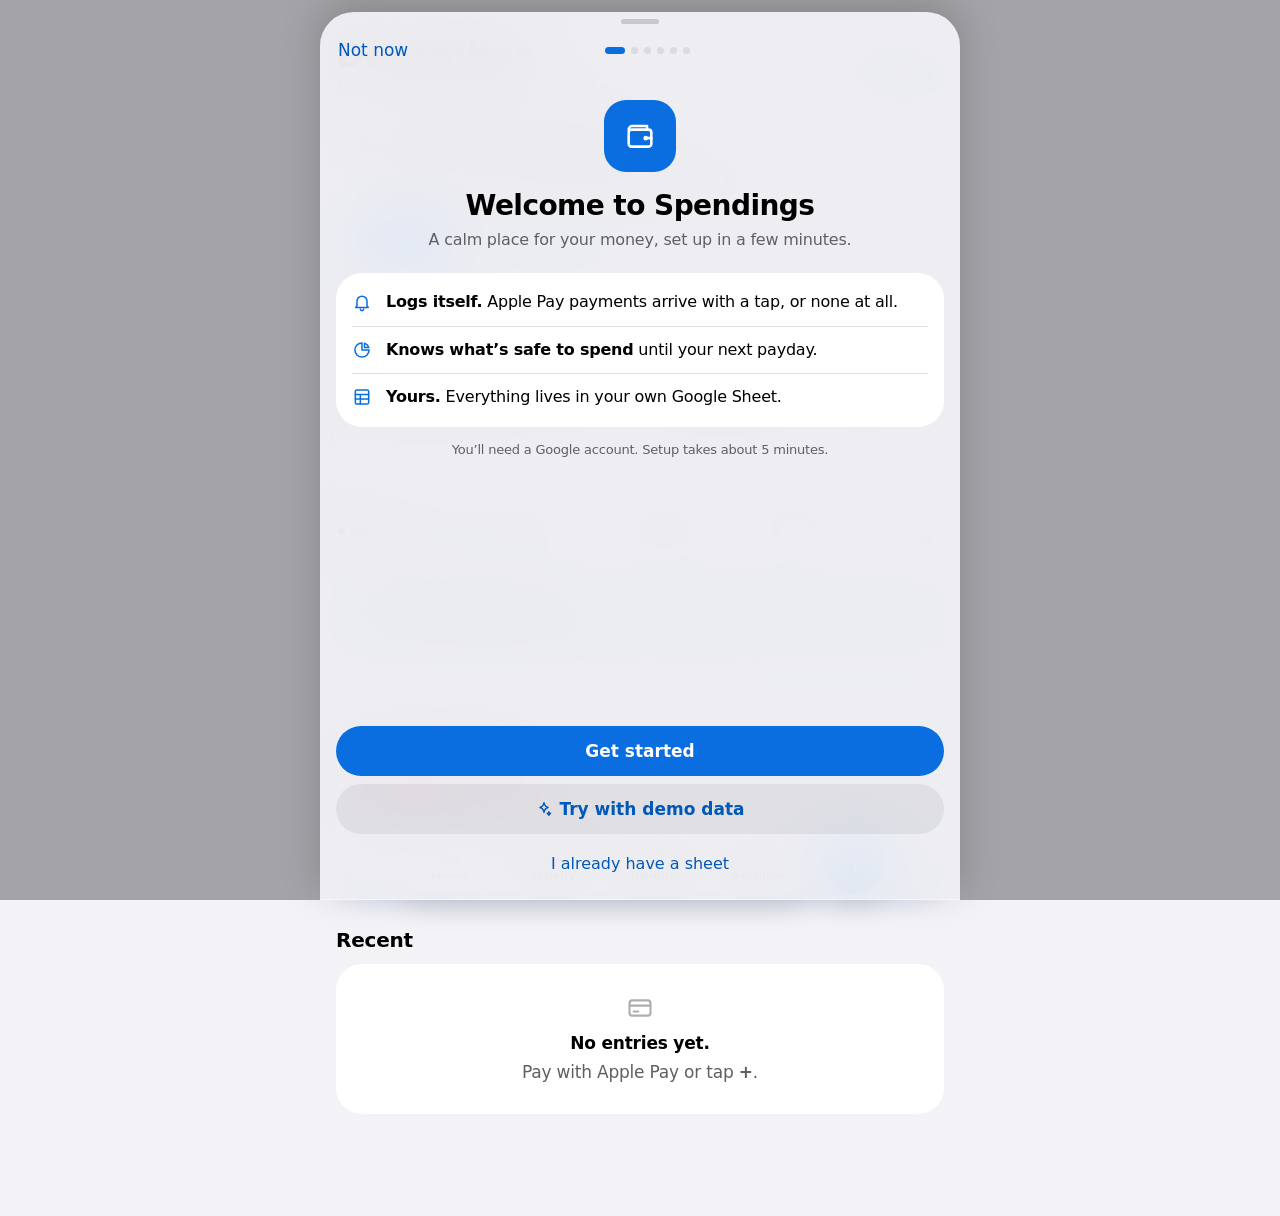
<file: docs/index.html>
<!doctype html>
<html lang="en">
<head>
<meta charset="utf-8">
<meta name="viewport" content="width=device-width, initial-scale=1, viewport-fit=cover">
<title>Spendings</title>
<meta name="description" content="Track money in and out across your cards, accounts and cash, synced to your Google Sheet.">
<meta name="theme-color" content="#f2f2f7" media="(prefers-color-scheme: light)">
<meta name="theme-color" content="#000000" media="(prefers-color-scheme: dark)">
<meta name="color-scheme" content="light dark">
<meta name="apple-mobile-web-app-capable" content="yes">
<meta name="mobile-web-app-capable" content="yes">
<meta name="apple-mobile-web-app-status-bar-style" content="default">
<meta name="apple-mobile-web-app-title" content="Spendings">
<meta name="format-detection" content="telephone=no">
<link rel="manifest" href="manifest.webmanifest">
<link rel="icon" href="icons/icon.svg" type="image/svg+xml">
<link rel="apple-touch-icon" href="icons/icon-180.png">
<link rel="stylesheet" href="app.css">
<script type="module" src="js/main.js"></script>
</head>
<body>
<div class="ambient" aria-hidden="true"></div>
<nav id="navbar" class="navbar" aria-hidden="true"><span class="nav-title"></span></nav>
<div id="app">
  <main id="view" tabindex="-1"></main>
</div>
<nav class="tabbar glass" aria-label="Sections">
  <span class="droplet" aria-hidden="true"></span>
  <button type="button" data-tab="home"><svg class="i" width="24" height="24" viewBox="0 0 24 24" fill="none" stroke="currentColor" stroke-width="1.8" stroke-linecap="round" stroke-linejoin="round" aria-hidden="true"><path d="M4 10.5 12 4l8 6.5V19a1 1 0 0 1-1 1h-4.5v-5.5h-5V20H5a1 1 0 0 1-1-1z"/></svg><span>Home</span></button>
  <button type="button" data-tab="activity"><svg class="i" width="24" height="24" viewBox="0 0 24 24" fill="none" stroke="currentColor" stroke-width="1.8" stroke-linecap="round" stroke-linejoin="round" aria-hidden="true"><path d="M9 6.5h11M9 12h11M9 17.5h11"/><circle cx="4.75" cy="6.5" r="1" fill="currentColor"/><circle cx="4.75" cy="12" r="1" fill="currentColor"/><circle cx="4.75" cy="17.5" r="1" fill="currentColor"/></svg><span>Activity</span></button>
  <button type="button" data-tab="insights"><svg class="i" width="24" height="24" viewBox="0 0 24 24" fill="none" stroke="currentColor" stroke-width="1.8" stroke-linecap="round" stroke-linejoin="round" aria-hidden="true"><path d="M12 3.5a8.5 8.5 0 1 0 8.5 8.5H12z"/><path d="M15 3.8A8.5 8.5 0 0 1 20.2 9H15z"/></svg><span>Insights</span></button>
  <button type="button" data-tab="settings"><svg class="i" width="24" height="24" viewBox="0 0 24 24" fill="none" stroke="currentColor" stroke-width="1.8" stroke-linecap="round" stroke-linejoin="round" aria-hidden="true"><circle cx="12" cy="12" r="3"/><path d="M12 2.8v2.4M12 18.8v2.4M21.2 12h-2.4M5.2 12H2.8M18.5 5.5l-1.7 1.7M7.2 16.8l-1.7 1.7M18.5 18.5l-1.7-1.7M7.2 7.2 5.5 5.5"/></svg><span>Settings</span></button>
</nav>
<button type="button" class="fab glass" aria-label="Add an entry"><svg class="i" width="26" height="26" viewBox="0 0 24 24" fill="none" stroke="currentColor" stroke-width="2.2" stroke-linecap="round" aria-hidden="true"><path d="M12 5v14M5 12h14"/></svg></button>
<div id="sheets"></div>
<div id="toast" class="toast" role="group" aria-label="Message" hidden></div>
<div id="announce" class="sr-only" role="status" aria-live="polite" aria-atomic="true"></div>
<div id="lock" class="lock" hidden></div>
<noscript><p style="padding:24px">Spendings needs JavaScript turned on.</p></noscript>
</body>
</html>
</file>
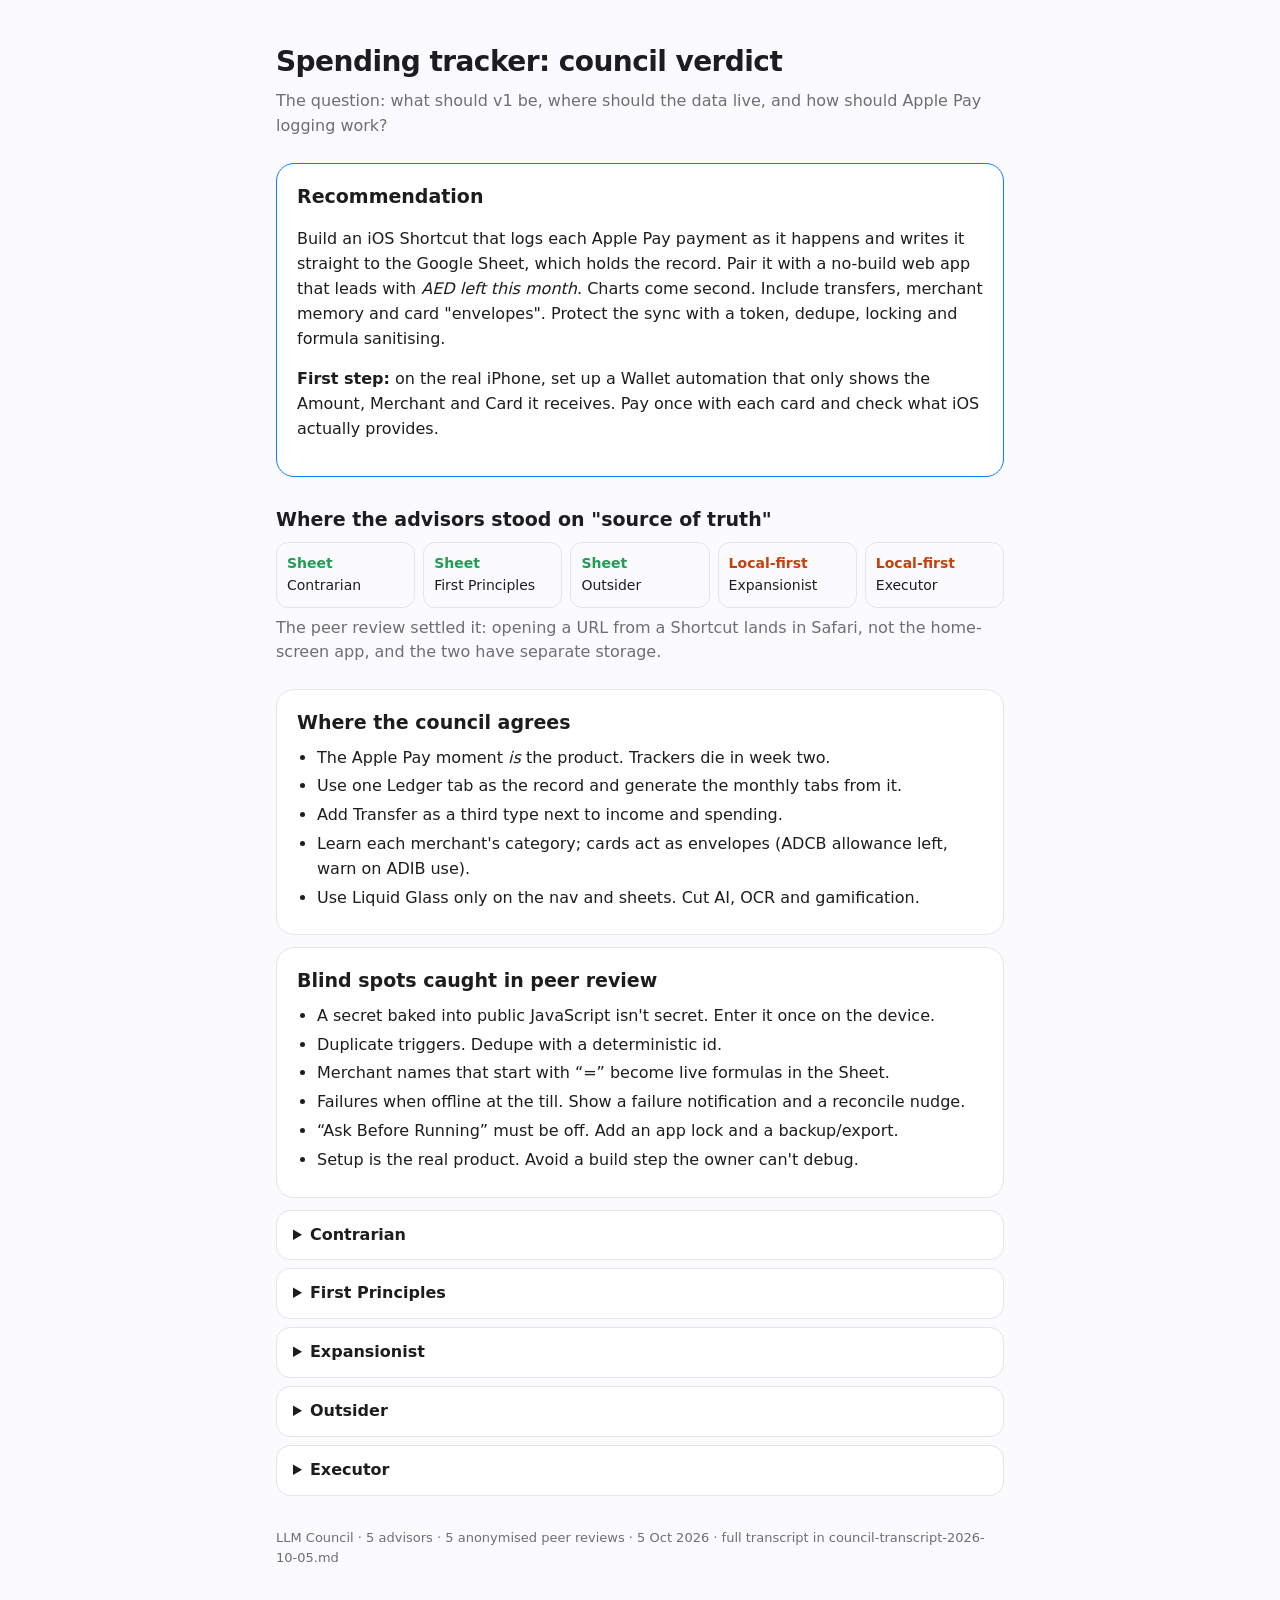
<file: council/council-report-2026-10-05.html>
<!doctype html>
<html lang="en">
<head>
<meta charset="utf-8">
<meta name="viewport" content="width=device-width, initial-scale=1">
<title>Spending Tracker Council</title>
<style>
:root{--bg:#fbfbfd;--card:#fff;--ink:#1d1d1f;--mute:#6e6e73;--line:#e5e5ea;--accent:#0a7cff;--agree:#1f9d55;--clash:#c2410c}
@media (prefers-color-scheme:dark){:root:not([data-theme="light"]){--bg:#0b0b0d;--card:#161618;--ink:#f5f5f7;--mute:#a1a1a6;--line:#2c2c2e;--accent:#4aa3ff;--agree:#3ecf7a;--clash:#fb923c}}
*{box-sizing:border-box}
body{margin:0;background:var(--bg);color:var(--ink);font:16px/1.55 -apple-system,BlinkMacSystemFont,"SF Pro Text",system-ui,sans-serif}
main{max-width:760px;margin:0 auto;padding:40px 16px 64px}
h1{font-size:28px;letter-spacing:-.02em;margin:0 0 6px}
h2{font-size:19px;margin:28px 0 8px}
.sub{color:var(--mute);margin:0 0 24px}
.card{background:var(--card);border:1px solid var(--line);border-radius:18px;padding:18px 20px;margin:12px 0}
.verdict{border-color:var(--accent)}
ul{padding-left:20px;margin:6px 0}li{margin:4px 0}
.grid{display:grid;grid-template-columns:repeat(auto-fit,minmax(130px,1fr));gap:8px}
.pill{border:1px solid var(--line);border-radius:12px;padding:10px;font-size:14px}
.pill b{display:block}.sheet{color:var(--agree)}.local{color:var(--clash)}
details{background:var(--card);border:1px solid var(--line);border-radius:14px;padding:12px 16px;margin:8px 0}
summary{cursor:pointer;font-weight:600}
footer{color:var(--mute);font-size:13px;margin-top:32px}
</style>
</head>
<body><main>
<h1>Spending tracker: council verdict</h1>
<p class="sub">The question: what should v1 be, where should the data live, and how should Apple Pay logging work?</p>

<div class="card verdict">
<h2 style="margin-top:0">Recommendation</h2>
<p>Build an iOS Shortcut that logs each Apple Pay payment as it happens and writes it straight to the Google Sheet, which holds the record. Pair it with a no-build web app that leads with <em>AED left this month</em>. Charts come second. Include transfers, merchant memory and card "envelopes". Protect the sync with a token, dedupe, locking and formula sanitising.</p>
<p><b>First step:</b> on the real iPhone, set up a Wallet automation that only shows the Amount, Merchant and Card it receives. Pay once with each card and check what iOS actually provides.</p>
</div>

<h2>Where the advisors stood on "source of truth"</h2>
<div class="grid">
<div class="pill"><b class="sheet">Sheet</b>Contrarian</div>
<div class="pill"><b class="sheet">Sheet</b>First Principles</div>
<div class="pill"><b class="sheet">Sheet</b>Outsider</div>
<div class="pill"><b class="local">Local-first</b>Expansionist</div>
<div class="pill"><b class="local">Local-first</b>Executor</div>
</div>
<p class="sub" style="margin-top:8px">The peer review settled it: opening a URL from a Shortcut lands in Safari, not the home-screen app, and the two have separate storage.</p>

<div class="card"><h2 style="margin-top:0">Where the council agrees</h2><ul>
<li>The Apple Pay moment <em>is</em> the product. Trackers die in week two.</li>
<li>Use one Ledger tab as the record and generate the monthly tabs from it.</li>
<li>Add Transfer as a third type next to income and spending.</li>
<li>Learn each merchant's category; cards act as envelopes (ADCB allowance left, warn on ADIB use).</li>
<li>Use Liquid Glass only on the nav and sheets. Cut AI, OCR and gamification.</li></ul></div>

<div class="card"><h2 style="margin-top:0">Blind spots caught in peer review</h2><ul>
<li>A secret baked into public JavaScript isn't secret. Enter it once on the device.</li>
<li>Duplicate triggers. Dedupe with a deterministic id.</li>
<li>Merchant names that start with “=” become live formulas in the Sheet.</li>
<li>Failures when offline at the till. Show a failure notification and a reconcile nudge.</li>
<li>“Ask Before Running” must be off. Add an app lock and a backup/export.</li>
<li>Setup is the real product. Avoid a build step the owner can't debug.</li></ul></div>

<details><summary>Contrarian</summary><p>Fatal flaw: Open URL opens Safari, so local-first loses data. The Shortcut should do everything and POST to the Sheet. Make sure BOTIM is in Wallet. Add Transfers, a token and LockService. Use one Ledger tab and keep glass light.</p></details>
<details><summary>First Principles</summary><p>The real problem is getting each payment logged. Capture first and categorise later. An uncategorised row is still true. The Sheet holds the record. Generate the monthly tabs. Add card-purpose meaning and an ADCB burn-down.</p></details>
<details><summary>Expansionist</summary><p>Capture with zero taps and keep an inbox. Learn categories from merchants. Treat cards as envelopes. Add UAE touches: AED, and optionally salary-cycle months. Put a lock-screen glance on a Shortcut. Later: bank SMS/email ingestion.</p></details>
<details><summary>Outsider</summary><p>“Prompted” only means a banner. Make setup one tap and include a test transaction. Handle transfers, refunds and splits. The daily question is “how much allowance is left”. Wallet card names need mapping.</p></details>
<details><summary>Executor</summary><p>Build the riskiest part first: the Apps Script, then the automation on the real phone. Use client UUIDs. Watch the Pages base path and the manifest scope. Auto-suggest the category from the merchant.</p></details>

<footer>LLM Council · 5 advisors · 5 anonymised peer reviews · 5 Oct 2026 · full transcript in council-transcript-2026-10-05.md</footer>
</main></body></html>
</file>
<file: docs/app.css>
/* Spendings — Apple design language, Liquid Glass on floating chrome only. */

:root {
  color-scheme: light dark;
  --bg: #f2f2f7;
  --bg-2: #ffffff;
  --bg-3: #f2f2f7;
  --field: #ffffff;
  --label: #000000;
  --label-2: #5f5f64;
  --label-3: #aeaeb2;      /* decorative only (chevrons, grabber): never text */
  --placeholder: #6c6c70;  /* text that must still be read: placeholders, empty "0", pending steps (4.5:1 on the grey page too) */
  --sep: rgba(60, 60, 67, 0.16);
  --fill-2: rgba(120, 120, 128, 0.16);
  --fill-3: rgba(118, 118, 128, 0.12);
  --tint: var(--p-tint-l, #3d6ea8);
  --tint-text: var(--p-text-l, #2f5f99);
  --on-tint: var(--p-on-l, #ffffff);
  --good: #2d7a45;
  --good-fill: #3fa55c;
  --warn: #a34809;
  --neg: #b92f27;
  --on-neg: #ffffff;

  /* dataviz reference palette — light steps, validated order */
  --series-1: #2a78d6; --series-2: #eb6834; --series-3: #1baf7a; --series-4: #eda100;
  --series-5: #e87ba4; --series-6: #008300; --series-7: #4a3aa7; --series-8: #e34948;
  --series-other: #8e8e93;

  --acc-adcb: #cf4b47; --acc-adib: #2a8a84; --acc-botim: #8360c2; --acc-cash: #47905a;

  --glass-bg: rgba(255, 255, 255, 0.55);
  --glass-rim: rgba(255, 255, 255, 0.9);
  --glass-rim-2: rgba(255, 255, 255, 0.25);
  --glass-edge: rgba(0, 0, 0, 0.06);
  --glass-shadow: 0 10px 30px rgba(0, 0, 0, 0.12), 0 1px 3px rgba(0, 0, 0, 0.08);
  --sheet-bg: rgba(246, 246, 250, 0.9);
  --kbd-tray: rgba(209, 212, 219, 0.72);
  --kbd-key: #ffffff;
  --kbd-fn: #acb1bb;
  --kbd-shadow: rgba(0, 0, 0, 0.32);
  --drop-bg: rgba(255, 255, 255, 0.7);

  --liquid-top: var(--p-lt-l, #d6e4f5);
  --liquid-bottom: var(--p-lb-l, #aac4e6);
  --liquid-ink: var(--p-ink-l, #16304f);

  --font: -apple-system, BlinkMacSystemFont, "SF Pro Text", "SF Pro", system-ui, "Helvetica Neue", sans-serif;
  --font-display: -apple-system, BlinkMacSystemFont, "SF Pro Display", "SF Pro", system-ui, sans-serif;
  --font-round: ui-rounded, "SF Pro Rounded", -apple-system, BlinkMacSystemFont, system-ui, sans-serif;

  --r-group: 26px;
  --gutter: 16px;
  --tabbar-h: 62px;
  --safe-b: env(safe-area-inset-bottom, 0px);
  --safe-t: env(safe-area-inset-top, 0px);
  --ease-out: cubic-bezier(0.23, 1, 0.32, 1);
  --spring: linear(0, 0.031, 0.091, 0.168, 0.255, 0.344, 0.431, 0.514, 0.59, 0.659, 0.719, 0.772, 0.818, 0.856, 0.888, 0.915, 0.936, 0.954, 0.967, 0.978, 0.986, 0.993, 0.997, 1, 1.003, 1.004, 1.005, 1.005, 1.005, 1.005, 1.005, 1.004, 1.004, 1.003, 1.003, 1.002, 1.002, 1.002, 1.001, 1.001, 1.001, 1.001, 1);
  --spring-d: 700ms;
  --spring-smooth: linear(0, 0.047, 0.129, 0.225, 0.323, 0.417, 0.503, 0.579, 0.645, 0.703, 0.751, 0.793, 0.828, 0.857, 0.881, 0.901, 0.918, 0.932, 0.944, 0.954, 0.962, 0.968, 0.974, 0.978, 0.982, 0.985, 0.988, 0.99, 0.992, 0.993, 0.994, 0.995, 0.996, 0.997, 0.997, 0.998, 0.998, 0.999, 0.999, 0.999, 0.999, 1);
  --spring-smooth-d: 675ms;
}

@media (prefers-color-scheme: dark) {
  :root:not([data-theme="light"]) {
    --bg: #000000; --bg-2: #1c1c1e; --bg-3: #2c2c2e; --field: #2c2c2e;
    --label: #ffffff; --label-2: #aeaeb2; --label-3: #636366; --placeholder: #98989d;
    --sep: rgba(84, 84, 88, 0.55); --fill-2: rgba(120, 120, 128, 0.32); --fill-3: rgba(118, 118, 128, 0.24);
    --tint: var(--p-tint-d, #86a6d4); --tint-text: var(--p-text-d, #9db8e0); --on-tint: var(--p-on-d, #101a29); --good: #6cc788; --good-fill: #4fb86c; --warn: #f0a24e; --neg: #f07067; --on-neg: #2a0b09;
    --series-1: #3987e5; --series-2: #d95926; --series-3: #199e70; --series-4: #c98500;
    --series-5: #d55181; --series-6: #2e9a2e; --series-7: #9085e9; --series-8: #e66767; --series-other: #8e8e93;
    --glass-bg: rgba(40, 40, 44, 0.5); --glass-rim: rgba(255, 255, 255, 0.28); --glass-rim-2: rgba(255, 255, 255, 0.06);
    --glass-edge: rgba(255, 255, 255, 0.08); --glass-shadow: 0 10px 30px rgba(0, 0, 0, 0.5), 0 1px 3px rgba(0, 0, 0, 0.4);
    --sheet-bg: rgba(28, 28, 30, 0.92); --drop-bg: rgba(255, 255, 255, 0.16); --kbd-tray: rgba(40, 40, 42, 0.9); --kbd-key: #636366; --kbd-fn: #3a3a3c; --kbd-shadow: rgba(0, 0, 0, 0.5);
    --liquid-top: var(--p-lt-d, #33496a); --liquid-bottom: var(--p-lb-d, #223349); --liquid-ink: var(--p-ink-d, #eef3fa);
  }
}
:root[data-theme="dark"] {
  --bg: #000000; --bg-2: #1c1c1e; --bg-3: #2c2c2e; --field: #2c2c2e;
  --label: #ffffff; --label-2: #aeaeb2; --label-3: #636366; --placeholder: #98989d;
  --sep: rgba(84, 84, 88, 0.55); --fill-2: rgba(120, 120, 128, 0.32); --fill-3: rgba(118, 118, 128, 0.24);
  --tint: var(--p-tint-d, #86a6d4); --tint-text: var(--p-text-d, #9db8e0); --on-tint: var(--p-on-d, #101a29); --good: #6cc788; --good-fill: #4fb86c; --warn: #f0a24e; --neg: #f07067; --on-neg: #2a0b09;
  --series-1: #3987e5; --series-2: #d95926; --series-3: #199e70; --series-4: #c98500;
  --series-5: #d55181; --series-6: #2e9a2e; --series-7: #9085e9; --series-8: #e66767; --series-other: #8e8e93;
  --glass-bg: rgba(40, 40, 44, 0.5); --glass-rim: rgba(255, 255, 255, 0.28); --glass-rim-2: rgba(255, 255, 255, 0.06);
  --glass-edge: rgba(255, 255, 255, 0.08); --glass-shadow: 0 10px 30px rgba(0, 0, 0, 0.5), 0 1px 3px rgba(0, 0, 0, 0.4);
  --sheet-bg: rgba(28, 28, 30, 0.92); --drop-bg: rgba(255, 255, 255, 0.16); --kbd-tray: rgba(40, 40, 42, 0.9); --kbd-key: #636366; --kbd-fn: #3a3a3c; --kbd-shadow: rgba(0, 0, 0, 0.5);
  --liquid-top: var(--p-lt-d, #33496a); --liquid-bottom: var(--p-lb-d, #223349); --liquid-ink: var(--p-ink-d, #eef3fa);
}

/* ───── Base ───── */
*, *::before, *::after { box-sizing: border-box; }
html {
  font-size: 106.25%; /* 17px at the default 16px */
  font: -apple-system-body; /* iOS: follows Settings > Display > Text Size; ignored elsewhere */
  -webkit-text-size-adjust: 100%;
  text-size-adjust: 100%;
  background: var(--bg);
  overscroll-behavior-y: none;
}
body {
  margin: 0;
  min-height: 100dvh;
  background: var(--bg);
  color: var(--label);
  font: 1rem/1.35 var(--font);
  letter-spacing: -0.012em;
  -webkit-font-smoothing: antialiased;
  -webkit-tap-highlight-color: transparent;
}
::selection { background: color-mix(in srgb, var(--tint) 28%, transparent); }
input, textarea { caret-color: var(--tint); }
button { font: inherit; color: inherit; background: none; border: 0; padding: 0; cursor: pointer; touch-action: manipulation; user-select: none; -webkit-user-select: none; }
button:disabled { cursor: default; }
:focus { outline: none; }
:focus-visible { outline: 2px solid var(--tint); outline-offset: 2px; border-radius: 10px; }
a { color: var(--tint-text); text-decoration: none; }
h1, h2, h3, p { margin: 0; }
[hidden] { display: none !important; }
.num { font-family: var(--font-round); font-variant-numeric: tabular-nums; letter-spacing: -0.01em; }
.muted { color: var(--label-2); }
.sr-only { position: absolute; width: 1px; height: 1px; margin: -1px; padding: 0; overflow: hidden; clip: rect(0 0 0 0); clip-path: inset(50%); white-space: nowrap; border: 0; }
.center { text-align: center; }
.in { color: var(--good); }
.neg { color: var(--neg); }
.warn-text, .row-sub.warn-text { color: var(--warn); display: inline-flex; gap: 4px; align-items: center; }
.i { flex: none; display: block; }

/* soft colour field for the glass to bend */
.ambient {
  position: fixed; inset: 0; z-index: -1; pointer-events: none;
  background:
    radial-gradient(60% 40% at 10% 0%, color-mix(in srgb, var(--tint) 12%, transparent), transparent 70%),
    radial-gradient(50% 35% at 100% 30%, color-mix(in srgb, var(--series-7) 9%, transparent), transparent 70%),
    radial-gradient(60% 40% at 50% 100%, color-mix(in srgb, var(--series-3) 9%, transparent), transparent 70%),
    var(--bg);
}

#app { min-height: 100dvh; }
#view {
  padding: calc(var(--safe-t) + 8px) 0 calc(var(--tabbar-h) + var(--safe-b) + 40px);
  max-width: 640px;
  margin: 0 auto;
}

/* ───── Liquid Glass ───── */
.glass {
  position: relative;
  background: var(--glass-bg);
  -webkit-backdrop-filter: blur(16px) saturate(1.9) brightness(1.04);
  backdrop-filter: blur(16px) saturate(1.9) brightness(1.04);
  box-shadow:
    inset 0 1px 0.5px var(--glass-rim),
    inset 0 -1px 1px var(--glass-rim-2),
    0 0 0 0.5px var(--glass-edge),
    var(--glass-shadow);
}
/* specular rim: brighter where the light hits, top-left and bottom-right */
.glass::after {
  content: "";
  position: absolute; inset: 0;
  border-radius: inherit;
  padding: 1px;
  background: linear-gradient(135deg, var(--glass-rim) 0%, transparent 32%, transparent 68%, var(--glass-rim) 100%);
  -webkit-mask: linear-gradient(#000 0 0) content-box, linear-gradient(#000 0 0);
  -webkit-mask-composite: xor;
  mask: linear-gradient(#000 0 0) content-box exclude, linear-gradient(#000 0 0);
  pointer-events: none;
  opacity: 0.85;
}

/* ───── Navigation chrome ───── */
.navbar {
  position: fixed; top: 0; left: 0; right: 0; z-index: 20;
  height: calc(var(--safe-t) + 44px);
  padding-top: var(--safe-t);
  display: grid; place-items: center;
  background: color-mix(in srgb, var(--bg) 72%, transparent);
  -webkit-backdrop-filter: blur(20px) saturate(1.8);
  backdrop-filter: blur(20px) saturate(1.8);
  box-shadow: 0 0.5px 0 var(--sep);
  opacity: 0; transform: translateY(-4px);
  pointer-events: none;
}
.nav-title { font-weight: 600; font-size: 1rem; }

.tabbar {
  position: fixed; z-index: 30;
  inset-inline-start: var(--gutter);
  inset-inline-end: calc(var(--gutter) + var(--tabbar-h) + 10px);
  bottom: calc(var(--safe-b) + 6px);
  height: var(--tabbar-h);
  border-radius: 999px;
  display: flex; align-items: stretch;
  padding: 4px;
  max-width: 460px;
}
@media (min-width: 640px) { .tabbar { inset-inline-start: auto; inset-inline-end: auto; left: 50%; width: 420px; transform: translateX(calc(-50% - 36px)); } }
@media (min-width: 640px) { [dir="rtl"] .tabbar { transform: translateX(calc(-50% + 36px)); } }
.tabbar button {
  position: relative; z-index: 1;
  flex: 1;
  display: flex; flex-direction: column; align-items: center; justify-content: center; gap: 2px;
  color: var(--label);
  font-size: 11px; font-weight: 600; letter-spacing: 0;
  border-radius: 999px;
  transition: color 0.2s var(--ease-out), transform 0.16s var(--ease-out);
}
.tabbar button.on { color: var(--tint); }
.tabbar button:active { transform: scale(0.92); }
.droplet {
  position: absolute; top: 4px; bottom: 4px; left: 0;
  border-radius: 999px;
  background: var(--drop-bg);
  box-shadow: inset 0 1px 0.5px var(--glass-rim), inset 0 -0.5px 0.5px var(--glass-rim-2), 0 2px 8px rgba(0, 0, 0, 0.08);
}

.fab {
  position: fixed; z-index: 30;
  inset-inline-end: var(--gutter);
  bottom: calc(var(--safe-b) + 6px);
  width: var(--tabbar-h); height: var(--tabbar-h);
  border-radius: 50%;
  display: grid; place-items: center;
  color: var(--on-tint);
  background: color-mix(in srgb, var(--tint) 90%, transparent);
  transition: transform 0.18s var(--ease-out);
}
@media (min-width: 640px) { .fab { inset-inline-end: auto; left: calc(50% + 184px); } [dir="rtl"] .fab { left: calc(50% - 184px - var(--tabbar-h)); } }
.fab:active { transform: scale(0.9); }

/* ───── Large title ───── */
.large-title {
  display: flex; align-items: flex-end; justify-content: space-between; gap: 12px;
  padding: 28px var(--gutter) 14px;
}
.large-title h1 { font: 700 34px/1.12 var(--font-display); letter-spacing: 0.005em; transform-origin: left bottom; will-change: transform, opacity; }
.lt-sub { color: var(--label-2); font-size: 0.882rem; margin-top: 3px; }
.lt-right { padding-bottom: 4px; }

.sync-badge {
  display: inline-flex; align-items: center; gap: 5px;
  height: 30px; padding: 0 11px;
  border-radius: 999px;
  font-size: 0.765rem; font-weight: 600;
  background: var(--fill-3); color: var(--label-2);
}
.sync-badge.ok { color: var(--good); }
.sync-badge.err, .sync-badge.pend { color: var(--warn); }
.sync-badge.off, .sync-badge.demo { color: var(--tint-text); }
.sync-badge.spin .i { animation: spin 1s linear infinite; }
@keyframes spin { to { transform: rotate(360deg); } }

/* ───── The allowance capsule (signature) ───── */
.capsule {
  container-type: inline-size;
  position: relative;
  margin: 6px var(--gutter) 0;
  height: 210px;
  border-radius: 36px;
  overflow: hidden;
  background: var(--bg-2);
  isolation: isolate;
  box-shadow: 0 1px 2px rgba(0, 0, 0, 0.04), 0 12px 32px -12px color-mix(in srgb, var(--tint) 30%, transparent);
}
.liquid {
  position: absolute; inset: 0;
  transform: translateY(calc((1 - var(--level)) * 100%));
  z-index: 0;
  will-change: transform;
}
.liquid-body {
  position: absolute; inset: 0;
  background: linear-gradient(180deg, var(--liquid-top), var(--liquid-bottom));
}
.wave {
  position: absolute; top: -12px; left: 0;
  width: 200%; height: 14px;
  fill: var(--liquid-top);
  animation: wave 7s linear infinite;
}
.wave.w2 { opacity: 0.5; top: -9px; animation-duration: 11s; animation-direction: reverse; }
@keyframes wave { to { transform: translateX(-50%); } }
.capsule.low { --liquid-top: #ffd8a8; --liquid-bottom: #ffb066; --liquid-ink: #5a2600; }
.capsule.over { --liquid-top: transparent; --liquid-bottom: transparent; }
.capsule.over .cap-value { color: var(--neg); }
@media (prefers-color-scheme: dark) {
  :root:not([data-theme="light"]) .capsule.low { --liquid-top: #6e4a1c; --liquid-bottom: #4a3013; --liquid-ink: #fbefe0; }
}
:root[data-theme="dark"] .capsule.low { --liquid-top: #6e4a1c; --liquid-bottom: #4a3013; --liquid-ink: #fbefe0; }
.cap-rim {
  position: absolute; inset: 0; z-index: 2; pointer-events: none;
  border-radius: inherit;
  box-shadow: inset 0 1.5px 1px rgba(255, 255, 255, 0.9), inset 0 -1px 1px rgba(255, 255, 255, 0.35), inset 0 0 0 0.5px var(--glass-edge), inset 0 -18px 40px -24px color-mix(in srgb, var(--tint) 30%, transparent);
  background: linear-gradient(115deg, rgba(255, 255, 255, 0.35) 0%, transparent 30%, transparent 70%, rgba(255, 255, 255, 0.12) 100%);
}
.cap-content {
  position: relative; z-index: 3;
  height: 100%;
  display: flex; flex-direction: column; justify-content: center;
  padding: 22px 24px;
  color: var(--label);
}
.cap-label { font-size: 0.882rem; font-weight: 600; color: var(--label-2); }
.cap-value { font-size: clamp(30px, calc((100cqi - 48px) / (var(--chars, 9) * 0.6)), 54px); white-space: nowrap; font-weight: 700; line-height: 1.05; margin: 2px 0 6px; letter-spacing: -0.03em; }
.cap-meta { font-size: 0.882rem; color: var(--label-2); }
.cap-meta b { color: var(--label); font-weight: 600; }
/* when the liquid rises past the text, the text takes the liquid's ink */
.capsule:not(.over) .cap-content { color: color-mix(in srgb, var(--label) calc((1 - var(--level)) * 100%), var(--liquid-ink)); }
.capsule:not(.over) .cap-label, .capsule:not(.over) .cap-meta { color: color-mix(in srgb, var(--label-2) calc((1 - var(--level)) * 100%), var(--liquid-ink)); }
.capsule:not(.over) .cap-meta b { color: inherit; }

/* ───── Flow figures ───── */
.flow {
  display: grid; grid-template-columns: repeat(3, 1fr);
  margin: 18px var(--gutter) 6px;
  gap: 8px;
}
.flow > div { display: flex; flex-direction: column; gap: 3px; }

/* ───── Grouped lists ───── */
.group-title { font-size: 1.176rem; font-weight: 700; letter-spacing: -0.01em; padding: 26px var(--gutter) 10px; }
.group-head { display: flex; align-items: baseline; justify-content: space-between; padding-inline-end: var(--gutter); }
.group-head .group-title { padding-inline-end: 0; }
.group-head.day .group-title { font-size: 0.882rem; font-weight: 600; color: var(--label-2); padding-top: 20px; padding-bottom: 8px; }
.day-total { font-size: 0.824rem; color: var(--label-2); }
.group {
  margin: 0 var(--gutter);
  background: var(--bg-2);
  border-radius: var(--r-group);
  overflow: hidden;
}
.act-more { height: 1px; } /* end-of-list marker: Activity draws the next rows when it nears the screen */
.group-foot { font-size: 0.765rem; color: var(--label-2); padding: 8px calc(var(--gutter) + 16px) 0; }

.row {
  position: relative;
  display: flex; align-items: center; gap: 12px;
  width: 100%;
  min-height: 60px;
  padding: 10px 16px;
  text-align: start;
}
.row + .row::before, .swipe + .swipe .row::before {
  content: ""; position: absolute; top: 0; inset-inline-end: 0; inset-inline-start: 64px;
  border-top: 0.5px solid var(--sep);
}
button.row, a.row { transition: background-color 0.15s; }
button.row:active, a.row:active { background: var(--fill-3); transition: none; }
.row-icon {
  width: 36px; height: 36px; flex: none;
  display: grid; place-items: center;
  border-radius: 11px;
  color: var(--tint);
  background: color-mix(in srgb, var(--tint) 15%, transparent);
}
.row-main { flex: 1; min-width: 0; display: flex; flex-direction: column; gap: 1px; }
.row-title { font-size: 1rem; white-space: nowrap; overflow: hidden; text-overflow: ellipsis; }
.row-sub { font-size: 0.824rem; color: var(--label-2); white-space: nowrap; overflow: hidden; text-overflow: ellipsis; }
.row-note { font-style: italic; }
.needs { color: var(--warn); font-weight: 500; }
.row-amt { font-size: 1rem; font-weight: 600; text-align: end; display: flex; flex-direction: column; align-items: flex-end; flex: none; }
.row-amt small { font-size: 0.706rem; font-weight: 500; color: var(--label-2); }
.row-amt.tr { color: var(--label-2); }
.entry.review .row-title::after { content: ""; display: inline-block; width: 7px; height: 7px; border-radius: 50%; background: var(--warn); margin-inline-start: 6px; vertical-align: middle; }
.chev { color: var(--label-3); }

.review-row {
  display: flex; align-items: center; gap: 12px;
  width: calc(100% - 2 * var(--gutter));
  margin: 18px var(--gutter) 0;
  padding: 12px 16px;
  border-radius: 22px;
  text-align: start;
  background: color-mix(in srgb, var(--warn) 10%, var(--bg-2));
  transition: transform 0.16s var(--ease-out);
}
.review-row:active { transform: scale(0.98); }

.empty { display: grid; justify-items: center; gap: 6px; padding: 30px 20px; color: var(--label-2); text-align: center; }
.empty .i { color: var(--label-3); margin-bottom: 4px; }
.empty p:first-of-type { color: var(--label); font-weight: 600; }

.text-btn { color: var(--tint-text); font-size: 1rem; padding: 6px 2px; }
.text-btn.strong { font-weight: 600; }
.icon-btn { width: 40px; height: 40px; display: grid; place-items: center; border-radius: 50%; color: var(--tint-text); }
.icon-btn:active { background: var(--fill-3); }
.icon-btn:disabled { color: var(--label-3); }
.icon-btn.danger { color: var(--neg); }
.icon-btn-spacer { width: 52px; }

.banner {
  display: flex; align-items: center; gap: 10px;
  margin: 0 var(--gutter) 10px;
  padding: 10px 12px 10px 14px;
  border-radius: 18px;
  font-size: 0.824rem;
  background: color-mix(in srgb, var(--series-7) 12%, var(--bg-2));
  color: var(--label);
}
.banner .i { color: var(--series-7); }
.banner span { flex: 1; }
.banner .text-btn { font-size: 0.882rem; font-weight: 600; }

.onboard {
  margin: 0 var(--gutter) 14px;
  padding: 20px;
  border-radius: var(--r-group);
  background: var(--bg-2);
}
.onboard h2 { font-size: 1.176rem; font-weight: 700; }
.onboard p { color: var(--label-2); font-size: 0.882rem; margin: 6px 0 14px; }
.onboard-actions { display: flex; gap: 10px; flex-wrap: wrap; }
.btn-primary, .btn-plain, .btn-tinted {
  min-height: 44px; padding: 0 20px; border-radius: 999px;
  font-size: 0.941rem; font-weight: 600;
  display: inline-flex; align-items: center; justify-content: center; gap: 6px;
  text-align: center; /* wraps instead of spilling out at big text sizes / 200% zoom */
  transition: transform 0.16s var(--ease-out), opacity 0.2s;
}
.btn-primary { background: var(--tint); color: var(--on-tint); }
.btn-plain { background: var(--fill-3); color: var(--tint-text); }
.btn-tinted { background: color-mix(in srgb, var(--tint) 14%, transparent); color: var(--tint-text); flex: 1; }
.btn-tinted:disabled { opacity: 0.4; }
.btn-tinted.busy { opacity: 0.6; }
.btn-primary:active, .btn-plain:active, .btn-tinted:active { transform: scale(0.97); }

/* ───── Activity ───── */
.search {
  display: flex; align-items: center; gap: 8px;
  margin: 0 var(--gutter);
  height: 40px; padding: 0 12px;
  border-radius: 999px;
  background: var(--fill-3);
  color: var(--label-2);
}
.search input { flex: 1; min-width: 0; border: 0; background: none; font: inherit; font-size: 17px; color: var(--label); }
.search input::placeholder { color: var(--label-2); }
.search input::-webkit-search-cancel-button { filter: grayscale(1); }
.filter-chips {
  display: flex; gap: 8px;
  overflow-x: auto; scrollbar-width: none;
  padding: 12px var(--gutter) 2px;
  touch-action: pan-x pan-y;
}
.filter-chips::-webkit-scrollbar { display: none; }
.fchip {
  flex: none;
  height: 34px; padding: 0 14px;
  border-radius: 999px;
  font-size: 0.882rem; font-weight: 500;
  background: var(--fill-3); color: var(--label);
  transition: background-color 0.2s, color 0.2s;
}
.fchip.on { background: var(--label); color: var(--bg-2); }

/* search + Filter button on one line */
.search-row { display: flex; align-items: center; gap: 8px; margin: 0 var(--gutter); }
.search-row .search { flex: 1; min-width: 0; margin: 0; }
.filter-btn {
  position: relative; flex: none;
  width: 40px; height: 40px; border-radius: 50%;
  display: grid; place-items: center;
  background: var(--fill-3); color: var(--label);
  transition: background-color 0.2s, color 0.2s, transform 0.16s var(--ease-out);
}
.filter-btn:active { transform: scale(0.92); }
.filter-btn.on { background: var(--tint); color: var(--on-tint); }
.filter-count {
  position: absolute; top: -3px; inset-inline-end: -3px;
  min-width: 18px; height: 18px; padding: 0 5px; border-radius: 9px;
  font-size: 0.706rem; font-weight: 700; line-height: 18px; text-align: center;
  background: var(--label); color: var(--bg-2);
}
/* filters that are on, each removable with one tap */
.active-filters { display: flex; flex-wrap: wrap; align-items: center; gap: 6px; padding: 10px var(--gutter) 0; }
.af-pill {
  height: 30px; padding: 0 9px 0 12px; border-radius: 999px;
  display: inline-flex; align-items: center; gap: 4px;
  font-size: 0.824rem; font-weight: 500;
  background: color-mix(in srgb, var(--tint) 14%, transparent); color: var(--tint-text);
}
.af-clear { font-size: 0.882rem; padding: 4px 6px; }
/* filtered total, or the Select mode controls */
.act-bar {
  display: flex; align-items: center; gap: 14px;
  min-height: 34px; padding: 8px calc(var(--gutter) + 4px) 0;
  font-size: 0.824rem; color: var(--label-2);
}
.act-sum { flex: 1; min-width: 0; }
.act-sum b { color: var(--label); font-weight: 600; }
.act-sum b.in { color: var(--good); }
.act-bar .text-btn { font-size: 0.941rem; }
/* Select mode: a tick circle on each row */
.pick {
  flex: none; width: 24px; height: 24px; border-radius: 50%;
  display: grid; place-items: center;
  border: 1.5px solid var(--label-3);
  transition: background-color 0.15s, border-color 0.15s;
}
.entry.picked .pick { background: var(--tint); border-color: var(--tint); color: var(--on-tint); }
.entry.picked { background: color-mix(in srgb, var(--tint) 7%, transparent); }
/* while selecting, the action bar takes the tab bar's place */
.tabbar, .fab { transition: opacity 0.2s, transform 0.25s var(--ease-out); }
html.selecting .tabbar, html.selecting .fab { opacity: 0; pointer-events: none; transform: translateY(24px); }
@media (min-width: 640px) { html.selecting .tabbar { transform: translateX(calc(-50% - 36px)) translateY(24px); } }
.bulk-bar.glass {
  position: fixed; z-index: 31;
  left: var(--gutter); right: var(--gutter);
  bottom: calc(var(--safe-b) + 6px);
  height: var(--tabbar-h);
  border-radius: 999px;
  display: flex; padding: 4px;
  max-width: 460px; margin: 0 auto;
}
.bulk-btn {
  flex: 1; border-radius: 999px;
  display: flex; flex-direction: column; align-items: center; justify-content: center; gap: 2px;
  font-size: 0.706rem; font-weight: 600; color: var(--tint-text);
  transition: transform 0.16s var(--ease-out), opacity 0.2s;
}
.bulk-btn.danger { color: var(--neg); }
.bulk-btn:disabled { opacity: 0.35; }
.bulk-btn:active:not(:disabled) { transform: scale(0.94); }
/* Filter, category and delete sheets */
.filter-form .group-title { font-size: 0.882rem; font-weight: 600; color: var(--label-2); padding: 20px calc(var(--gutter) + 4px) 8px; }
.filter-form .filter-chips { padding-top: 0; flex-wrap: wrap; }
.filter-form .custom-dates { margin-top: 10px; }
.input-row input[type="date"] { color: var(--tint-text); min-height: 24px; }
.bulk-cat { padding: 0 var(--gutter) 24px; display: grid; gap: 8px; }
.bulk-cat .group-title { font-size: 0.882rem; font-weight: 600; color: var(--label-2); padding: 8px 4px 0; }
.bulk-cat .group-foot { padding: 6px 4px 0; }
.group-foot.center { text-align: center; padding: 0; }

/* ───── Insights ───── */
.cycle-switch {
  display: flex; align-items: center; justify-content: space-between;
  margin: 0 var(--gutter) 14px;
  padding: 4px;
  border-radius: 999px;
}
.cs-label { display: flex; flex-direction: column; align-items: center; line-height: 1.2; }
.cs-label b { font-size: 1rem; }
.cs-label span { font-size: 0.765rem; color: var(--label-2); }
.panel { margin: 0 var(--gutter) 14px; padding: 18px; border-radius: var(--r-group); background: var(--bg-2); }
.panel-title { font-size: 1.176rem; font-weight: 700; margin-bottom: 4px; }
.panel-sub { font-size: 0.824rem; color: var(--label-2); margin-bottom: 10px; }
.panel-sub b { font-weight: 600; }

.donut { position: relative; display: grid; place-items: center; margin: 10px auto 16px; width: 220px; max-width: 100%; }
.donut svg { display: block; max-width: 100%; height: auto; overflow: visible; }
.slice { cursor: pointer; transition: opacity 0.25s var(--ease-out), stroke-width 0.25s var(--ease-out); animation: slice-in 0.7s var(--ease-out) both; animation-delay: calc(var(--i) * 40ms); }
.slice.dim { opacity: 0.25; }
.slice.on { stroke-width: 28; }
.slice:focus-visible { outline: none; stroke-width: 28; }
@keyframes slice-in { from { opacity: 0; } }
.donut-center { position: absolute; inset: 0; display: flex; flex-direction: column; align-items: center; justify-content: center; pointer-events: none; text-align: center; padding: 0 48px; }
.dc-label { font-size: 0.765rem; color: var(--label-2); font-weight: 500; }
.dc-value { font-size: 26px; font-weight: 700; }

.legend { display: grid; gap: 2px; }
.lg-row { display: grid; grid-template-columns: 28px minmax(0, 1fr) 60px auto 38px; align-items: center; gap: 10px; min-height: 36px; font-size: 0.882rem; }
.lg-icon { width: 28px; height: 28px; border-radius: 8px; display: grid; place-items: center; color: var(--tint); background: color-mix(in srgb, var(--tint) 16%, transparent); }
.lg-name { white-space: nowrap; overflow: hidden; text-overflow: ellipsis; }
.lg-bar, .hb-track { height: 8px; border-radius: 4px; background: var(--fill-3); overflow: hidden; }
.lg-bar i, .hb-track i { display: block; height: 100%; width: var(--w); border-radius: 4px; background: var(--tint); animation: grow 0.8s var(--ease-out) both; transform-origin: left; }
@keyframes grow { from { transform: scaleX(0); } }
.lg-val { text-align: end; font-weight: 600; }
.lg-pct { text-align: end; color: var(--label-2); font-size: 0.765rem; }

.series-legend { display: flex; gap: 16px; font-size: 0.765rem; color: var(--label-2); margin-bottom: 6px; }
.series-legend span, .tip span { display: inline-flex; align-items: center; gap: 6px; }
.sw { display: inline-block; width: 14px; height: 3px; border-radius: 2px; background: var(--tint); }
.sw.pace { background: repeating-linear-gradient(90deg, var(--label-2) 0 4px, transparent 4px 7px); }
.sw.in { height: 10px; width: 10px; border-radius: 3px; background: var(--series-6); }
.sw.out { height: 10px; width: 10px; border-radius: 3px; background: var(--series-1); }

.pace-chart { position: relative; }
.pace-svg { width: 100%; height: 170px; display: block; overflow: visible; touch-action: pan-y; }
.pace-chart .grid { stroke: var(--sep); stroke-width: 0.5; vector-effect: non-scaling-stroke; }
.pace-chart .base { stroke: var(--label-3); stroke-width: 1; vector-effect: non-scaling-stroke; }
.pace-chart .axis { fill: var(--label-2); font-size: 0.647rem; font-family: var(--font); }
.pace-line { fill: none; stroke: var(--label-2); stroke-width: 1.5; stroke-dasharray: 4 3; vector-effect: non-scaling-stroke; }
.spend-line { fill: none; stroke: var(--tint); stroke-width: 2; stroke-linejoin: round; stroke-linecap: round; vector-effect: non-scaling-stroke; }
.spend-area { fill: color-mix(in srgb, var(--tint) 12%, transparent); }
.spend-dot { fill: var(--tint); stroke: var(--bg-2); stroke-width: 2; vector-effect: non-scaling-stroke; }
.xhair { stroke: var(--label-3); stroke-width: 1; vector-effect: non-scaling-stroke; }
.tip {
  position: absolute; top: -8px; left: 0;
  display: grid; gap: 2px;
  padding: 8px 10px;
  border-radius: 12px;
  font-size: 0.706rem;
  background: var(--bg-2);
  box-shadow: 0 6px 20px rgba(0, 0, 0, 0.16), 0 0 0 0.5px var(--sep);
  pointer-events: none;
  white-space: nowrap;
}
.tip b { font-size: 0.765rem; }

.hbars { display: grid; gap: 10px; }
.hb-row { display: grid; grid-template-columns: 70px 1fr 64px; align-items: center; gap: 10px; font-size: 0.882rem; }
.hb-track { height: 10px; border-radius: 5px; }
.hb-track i { border-radius: 5px; background: var(--tint); }
.hb-val { text-align: end; font-weight: 600; }

.inout { display: grid; grid-template-columns: repeat(6, 1fr); gap: 6px; align-items: end; height: 170px; padding-top: 18px; }
.io-col { display: grid; grid-template-rows: 1fr auto; height: 100%; gap: 6px; }
.io-bars { display: flex; justify-content: center; align-items: flex-end; gap: 3px; height: 100%; }
.io-bar { position: relative; width: 12px; height: var(--h); min-height: 2px; border-radius: 4px 4px 1px 1px; animation: rise 0.8s var(--ease-out) both; transform-origin: bottom; }
.io-bar.in { background: var(--series-6); }
.io-bar.out { background: var(--series-1); }
.io-bar em { display: none; }
.io-col.current .io-bar em { display: block; position: absolute; bottom: calc(100% + 3px); left: 50%; transform: translateX(-50%); font-style: normal; font-size: 0.588rem; font-weight: 600; color: var(--label-2); white-space: nowrap; }
@keyframes rise { from { transform: scaleY(0); } }
.io-label { font-size: 0.706rem; color: var(--label-2); text-align: center; }
.io-col.current .io-label { color: var(--label); font-weight: 600; }

/* Spending by day / week (charts.js spendBars) */
.spend-bars { position: relative; }
.chart-seg { display: inline-grid; grid-template-columns: 1fr 1fr; gap: 4px; padding: 3px; border-radius: 999px; background: var(--fill-3); margin-bottom: 8px; }
.chart-seg button { min-width: 64px; height: 30px; padding: 0 12px; border-radius: 999px; font-size: 0.824rem; font-weight: 600; color: var(--label-2); transition: background-color 0.2s, color 0.2s; }
.chart-seg button[aria-checked="true"] { background: var(--bg-2); color: var(--label); box-shadow: 0 2px 6px rgba(0, 0, 0, 0.1); }
.sb-readout { font-size: 0.824rem; color: var(--label-2); min-height: 20px; margin-bottom: 6px; }
.sb-readout b { color: var(--label); font-weight: 600; }
.sb-plot { position: relative; display: flex; align-items: flex-end; gap: 2px; height: 140px; border-bottom: 1px solid var(--sep); touch-action: pan-y; /* sideways drag scrubs, up/down still scrolls */ }
.sb-bar { flex: 1; min-width: 0; height: 100%; padding: 0; position: relative; background: none; border-radius: 0; touch-action: manipulation; }
/* the visible bar is drawn inside the full-height button so thin bars are still easy to tap */
.sb-bar::before { content: ''; position: absolute; left: 0; right: 0; bottom: 0; height: var(--h); min-height: 2px; border-radius: 3px 3px 1px 1px; background: var(--series-1); transform-origin: bottom; animation: rise 0.8s var(--ease-out) both; }
.sb-bar.future::before { background: var(--fill-3); height: 2px; }
.sb-bar.today::before { background: var(--tint); }
.spend-bars.picked .sb-bar:not(.on)::before { opacity: 0.35; }
.sb-plot.sb-weeks { padding-top: 20px; }
.sb-bar.wk { margin: 0 6px; }
.sb-bar.wk em { position: absolute; left: 50%; bottom: calc(var(--h) + 4px); transform: translateX(-50%); font-style: normal; font-size: 0.647rem; font-weight: 600; color: var(--label-2); white-space: nowrap; }
.sb-avg { position: absolute; left: 0; right: 0; bottom: var(--y); border-top: 1.5px dashed var(--label-2); opacity: 0.6; pointer-events: none; z-index: 1; }
.sb-ticks { position: relative; height: 18px; font-size: 0.706rem; color: var(--label-2); }
.sb-ticks span { position: absolute; top: 4px; inset-inline-start: var(--x); transform: translateX(-50%); white-space: nowrap; }
[dir="rtl"] .sb-ticks span { transform: translateX(50%); }
.sb-ticks span:first-child, [dir="rtl"] .sb-ticks span:first-child { transform: none; inset-inline-start: 0; }
.sb-ticks span:last-child, [dir="rtl"] .sb-ticks span:last-child { transform: none; inset-inline-start: auto; inset-inline-end: 0; }
.sb-wlabels { display: flex; font-size: 0.706rem; color: var(--label-2); padding-top: 4px; }
.sb-wlabels span { flex: 1; display: grid; text-align: center; white-space: nowrap; }
.sb-wlabels small { font-size: 0.647rem; opacity: 0.8; }
.sw.avg { width: 14px; height: 0; border-top: 1.5px dashed var(--label-2); background: none; vertical-align: middle; }
.tm-rest b { font-weight: 400; color: var(--label-2); }
.spend-bars[data-view="day"] .sb-weeks, .spend-bars[data-view="week"] .sb-days { display: none; }

/* Top places */
.tm-list { display: grid; gap: 12px; }
.tm-row { display: grid; grid-template-columns: minmax(0, 1.3fr) 1fr 64px; align-items: center; gap: 10px; font-size: 0.882rem; }
.tm-tap { width: 100%; min-height: 44px; padding: 0; border: 0; background: none; color: inherit; font: inherit; text-align: start; cursor: pointer; -webkit-tap-highlight-color: transparent; }
.tm-tap:active { opacity: 0.6; }
.on-pace { margin: 0 0 8px; font-size: 0.824rem; color: var(--label-2); }
.tm-name { display: grid; min-width: 0; }
.tm-name b { font-weight: 600; overflow: hidden; text-overflow: ellipsis; white-space: nowrap; }
.tm-name small, .tr-name small { font-size: 0.706rem; color: var(--label-2); }

/* Categories over six cycles */
.tr-list { display: grid; gap: 10px; }
.tr-row { display: grid; grid-template-columns: 28px minmax(0, 1fr) 72px 56px; align-items: center; gap: 10px; min-height: 40px; font-size: 0.882rem; }
.tr-name { display: grid; min-width: 0; }
.tr-name b { font-weight: 600; overflow: hidden; text-overflow: ellipsis; white-space: nowrap; }
.tr-val { text-align: end; font-weight: 600; }
.spark { display: flex; align-items: flex-end; gap: 3px; height: 28px; }
.spark i { flex: 1; height: var(--h); min-height: 2px; border-radius: 2px 2px 1px 1px; background: var(--tint); opacity: 0.4; transform-origin: bottom; animation: rise 0.8s var(--ease-out) both; }
.spark i.now { opacity: 1; }

/* ───── Settings ───── */
.form .row { min-height: 52px; }
.input-row { justify-content: space-between; cursor: text; }
.input-row > span:first-child { flex: none; }
.input-row input, .input-row select {
  flex: 1; min-width: 0;
  border: 0; background: none;
  font: inherit; font-size: 17px;
  color: var(--label-2);
  text-align: end;
}
.input-row select { appearance: none; -webkit-appearance: none; color: var(--tint-text); cursor: pointer; text-align-last: end; }
.input-row input::placeholder { color: var(--placeholder); }
.suffix-input { display: flex; align-items: center; gap: 4px; flex: 1; justify-content: flex-end; }
.suffix-input em { font-style: normal; color: var(--label-2); }
.suffix-input input { max-width: 110px; }
.btn-row { gap: 10px; }
.link-row { color: var(--label); }
.link-row > .i:first-child { color: var(--tint); }
.link-row > span:not(.row-icon):not(.row-main):not(.acct-chip):not(.acct-bal) { flex: 1; }
.toggle-row { cursor: pointer; }
.switch { flex: none; width: 51px; height: 31px; accent-color: var(--good-fill); margin: 0; }
.status-row .row-sub { white-space: normal; }

/* ───── Sheets ───── */
.sheet-backdrop { position: fixed; inset: 0; z-index: 40; background: rgba(0, 0, 0, 0.32); }
.sheet {
  position: fixed; z-index: 41;
  left: 0; right: 0; bottom: 0;
  margin: 0 auto;
  max-width: 640px;
  bottom: var(--kb, 0px);
  max-height: calc(100dvh - var(--kb, 0px) - var(--safe-t) - 12px);
  display: flex; flex-direction: column;
  border-radius: 34px 34px 0 0;
  background: var(--sheet-bg);
  -webkit-backdrop-filter: blur(30px) saturate(1.8);
  backdrop-filter: blur(30px) saturate(1.8);
  box-shadow: 0 -0.5px 0 var(--glass-rim) inset, 0 -10px 40px rgba(0, 0, 0, 0.18);
  padding-bottom: var(--safe-b);
  touch-action: pan-y;
  will-change: transform;
}
.sheet.tall { height: calc(100dvh - var(--kb, 0px) - var(--safe-t) - 12px); }
.sheet.kb-open { padding-bottom: 0; border-radius: 34px; }
.sheet:focus { outline: none; }
.grabber { width: 38px; height: 5px; border-radius: 3px; background: var(--label-3); opacity: 0.6; margin: 7px auto 2px; flex: none; }
.sheet-head { display: flex; align-items: center; justify-content: space-between; padding: 2px 12px 6px 16px; flex: none; }
.sheet-title { font-size: 1rem; font-weight: 600; }
.sheet-lede { font-size: 0.882rem; color: var(--label-2); padding: 2px 20px 12px; flex: none; }
.sheet-scroll { flex: 1; overflow-y: auto; overscroll-behavior: contain; -webkit-overflow-scrolling: touch; padding: 0 0 12px; }

.segmented {
  display: grid; grid-template-columns: repeat(3, 1fr);
  margin: 4px var(--gutter) 0;
  padding: 3px;
  height: 38px;
  border-radius: 999px;
  flex: none;
}
.segmented button { position: relative; z-index: 1; font-size: 0.882rem; font-weight: 600; border-radius: 999px; color: var(--label-2); transition: color 0.2s; }
.segmented button[aria-checked="true"] { color: var(--label); }
.seg-thumb { position: absolute; top: 3px; bottom: 3px; left: 0; border-radius: 999px; background: var(--bg-2); box-shadow: 0 2px 6px rgba(0, 0, 0, 0.1), inset 0 0.5px 0 var(--glass-rim); }

.amount-row { display: flex; align-items: center; justify-content: center; gap: 10px; padding: 14px 16px 0; flex: none; }
.cur-pill { height: 32px; padding: 0 12px; border-radius: 999px; background: var(--fill-3); font-size: 0.882rem; font-weight: 600; color: var(--label-2); }
.cur-pill:active { transform: scale(0.95); }
.amount { font: 700 56px/1.1 var(--font-round); letter-spacing: -0.03em; font-variant-numeric: tabular-nums; min-width: 1ch; transition: font-size 0.2s var(--ease-out); }
.amount.long { font-size: 42px; }
.amount.zero { color: var(--placeholder); }
.amount .dec { color: inherit; }
.amount-sub { text-align: center; font-size: 0.824rem; color: var(--label-2); min-height: 18px; flex: none; }
[data-type="Income"] .amount:not(.zero) { color: var(--good); }

.field-group { margin: 10px var(--gutter) 0; background: var(--field); border-radius: 20px; overflow: hidden; }
.field { display: flex; align-items: center; gap: 10px; min-height: 50px; padding: 0 14px; color: var(--label-2); }
.field + .field { border-top: 0.5px solid var(--sep); }
.field input { flex: 1; min-width: 0; border: 0; background: none; font: inherit; font-size: 17px; color: var(--label); padding: 12px 0; }
.field input::placeholder { color: var(--label-2); }
.date-field input { color: var(--label); }

.block-label { font-size: 0.765rem; font-weight: 600; color: var(--label-2); padding: 14px calc(var(--gutter) + 4px) 8px; text-transform: none; }
.suggest { font-weight: 500; color: var(--tint-text); }
.chips { display: flex; gap: 8px; padding: 0 var(--gutter); flex-wrap: wrap; }
/* account pickers: each chip as wide as its name (never two lines, so every chip is the same height); a row's chips
   stretch to fill it, and a long list wraps onto more rows */
.chips.accounts { display: flex; flex-wrap: wrap; gap: 6px; }
.chips.accounts .chip { flex: 1 0 auto; min-width: 78px; max-width: 100%; justify-content: center; padding: 0 12px; gap: 6px; white-space: nowrap; overflow: hidden; }
.chips.accounts .chip .acc-dot { flex: none; }
.chip {
  height: 38px; padding: 0 14px;
  border-radius: 999px;
  display: inline-flex; align-items: center; gap: 7px;
  font-size: 0.882rem; font-weight: 600;
  background: var(--field);
  box-shadow: inset 0 0 0 1px var(--sep);
  transition: transform 0.16s var(--ease-out), background-color 0.2s, box-shadow 0.2s;
}
.chip:active { transform: scale(0.95); }
.chip.on { background: color-mix(in srgb, var(--chip) 16%, var(--bg-2)); box-shadow: inset 0 0 0 1.5px var(--chip); }
.chip:disabled { opacity: 0.35; }
.acc-dot { width: 9px; height: 9px; border-radius: 50%; background: var(--chip); }
.transfer-to, [data-type="Transfer"] .cat-wrap { display: none; }
[data-type="Transfer"] .transfer-to { display: block; }

.cat-grid { display: grid; grid-template-columns: repeat(5, 1fr); gap: 10px 4px; padding: 0 calc(var(--gutter) - 4px); }
.cat { display: flex; flex-direction: column; align-items: center; gap: 5px; padding: 2px 0; }
.cat-icon {
  width: 48px; height: 48px; border-radius: 50%;
  display: grid; place-items: center;
  color: var(--cat);
  background: color-mix(in srgb, var(--cat) 15%, var(--bg-2));
  transition: transform 0.2s var(--ease-out), background-color 0.2s, color 0.2s;
}
.cat:active .cat-icon { transform: scale(0.9); }
.cat.on .cat-icon { background: var(--cat); color: #fff; transform: scale(1.06); box-shadow: 0 4px 14px color-mix(in srgb, var(--cat) 40%, transparent); }
.cat-name { font-size: 0.706rem; font-weight: 500; color: var(--label-2); white-space: nowrap; }
.cat.sug .cat-icon { box-shadow: inset 0 0 0 2px var(--cat); }
.cat.on .cat-name { color: var(--label); font-weight: 650; }

.keypad-wrap { flex: none; padding: 8px 8px 8px; background: var(--kbd-tray); }
.keypad-wrap .save-btn { margin: 0 4px; width: calc(100% - 8px); }
.sheet.typing .keypad { display: none; }
.keypad { display: grid; grid-template-columns: repeat(3, 1fr); gap: 7px 6px; margin-bottom: 10px; }
.key {
  height: 48px; border-radius: 10px;
  font: 400 27px/1 var(--font-display);
  display: grid; place-items: center;
  color: var(--label);
  background: var(--kbd-key);
  box-shadow: 0 1px 0 var(--kbd-shadow);
  transition: background-color 0.18s, transform 0.12s var(--ease-out);
}
.key[data-key="del"], .key[data-key="."] { background: var(--kbd-fn); }
.key:active { background: var(--kbd-fn); transform: scale(0.97); transition: none; }
.key[data-key="del"]:active, .key[data-key="."]:active { background: var(--kbd-key); }
.save-btn {
  width: 100%; height: 54px; border-radius: 999px;
  font-size: 1rem; font-weight: 600;
  color: var(--on-tint); background: var(--tint);
  transition: transform 0.16s var(--ease-out), background-color 0.25s, color 0.25s;
}
.save-btn:active:not(:disabled) { transform: scale(0.98); }
.save-btn:disabled, .save-btn.off { background: var(--fill-3); color: var(--label-2); }

/* review sheet */
.review-list { padding: 0 var(--gutter) 20px; display: grid; gap: 10px; align-content: start; }
.review-card { background: var(--field); border-radius: 22px; padding: 14px; overflow: hidden; }
.rc-head { display: flex; justify-content: space-between; gap: 10px; margin-bottom: 10px; }
.rc-head div { display: flex; flex-direction: column; min-width: 0; }
.rc-head b { font-size: 1rem; white-space: nowrap; overflow: hidden; text-overflow: ellipsis; }
.rc-head span { font-size: 0.765rem; color: var(--label-2); }
.rc-amt { font-size: 1rem; font-weight: 650; }
.rc-cats { display: flex; flex-wrap: wrap; gap: 6px; }
.rc-cat {
  height: 34px; padding: 0 11px 0 9px; border-radius: 999px;
  display: inline-flex; align-items: center; gap: 5px;
  font-size: 0.824rem; font-weight: 500;
  color: var(--label);
  background: color-mix(in srgb, var(--cat) 12%, var(--bg-2));
  transition: transform 0.15s var(--ease-out);
}
.rc-cat .i { color: var(--cat); }
.rc-cat:active { transform: scale(0.94); }
.rc-cat.on { background: var(--cat); color: #fff; }
.rc-cat.on .i { color: #fff; }
/* smarter categories: the suggestion on each card, and "file all" at the top */
.rc-cat.sug { box-shadow: inset 0 0 0 1.5px var(--cat); }
.rc-suggest {
  width: 100%; margin-bottom: 10px; padding: 10px 12px; border-radius: 16px;
  display: flex; align-items: center; gap: 10px; text-align: start;
  background: color-mix(in srgb, var(--cat) 16%, var(--bg-2));
  transition: transform 0.15s var(--ease-out);
}
.rc-suggest:active { transform: scale(0.98); }
.rs-icon { width: 34px; height: 34px; border-radius: 50%; flex: none; display: grid; place-items: center; background: var(--cat); color: #fff; }
.rs-text { display: flex; flex-direction: column; min-width: 0; }
.rs-text b { font-size: 0.941rem; font-weight: 600; }
.rs-text span { font-size: 0.765rem; color: var(--label-2); white-space: nowrap; overflow: hidden; text-overflow: ellipsis; }
.rc-hint { margin: -2px 0 10px; font-size: 0.765rem; color: var(--label-2); }
.rc-accept-all {
  height: 46px; border-radius: 16px; display: flex; align-items: center; justify-content: center; gap: 8px;
  font-size: 0.941rem; font-weight: 600; color: var(--on-tint); background: var(--tint);
  transition: transform 0.15s var(--ease-out);
}
.rc-accept-all:active { transform: scale(0.98); }

/* shortcut guide */
.guide { padding: 0 var(--gutter) 30px; }
.guide .sheet-lede { padding: 0 4px 14px; }
.copy-row { display: flex; align-items: center; gap: 8px; background: var(--field); border-radius: 16px; padding: 10px 6px 10px 14px; margin-bottom: 8px; }
.copy-row div { flex: 1; min-width: 0; display: flex; flex-direction: column; }
.copy-row span { font-size: 0.706rem; color: var(--label-2); font-weight: 600; }
.copy-row code { font-size: 0.765rem; white-space: nowrap; overflow: hidden; text-overflow: ellipsis; }
code { font-family: ui-monospace, "SF Mono", Menlo, monospace; font-size: 0.88em; }
.steps { counter-reset: s; list-style: none; padding: 0; margin: 16px 0; display: grid; gap: 14px; }
.steps li { counter-increment: s; position: relative; padding-inline-start: 38px; font-size: 0.882rem; line-height: 1.45; }
.steps li::before { content: counter(s); position: absolute; inset-inline-start: 0; top: -1px; width: 26px; height: 26px; border-radius: 50%; display: grid; place-items: center; font-size: 0.765rem; font-weight: 700; color: var(--on-tint); background: var(--tint); }
.cat-list { display: flex; flex-wrap: wrap; gap: 5px; margin: 8px 0; }
.cat-list code { background: var(--fill-3); padding: 3px 8px; border-radius: 8px; }
.fields { width: 100%; border-collapse: collapse; margin-top: 8px; font-size: 0.824rem; background: var(--bg-2); border-radius: 14px; overflow: hidden; }
.fields td { padding: 8px 10px; border-top: 0.5px solid var(--sep); }
.fields tr:first-child td { border-top: 0; }
.fields td:first-child { font-family: ui-monospace, "SF Mono", Menlo, monospace; font-weight: 600; width: 34%; }
.tip-card { display: flex; gap: 10px; align-items: flex-start; padding: 12px 14px; border-radius: 16px; background: var(--field); margin-top: 10px; font-size: 0.824rem; }
.tip-card .i { color: var(--tint); margin-top: 1px; }

/* ───── Toast ───── */
.toast {
  position: fixed; z-index: 60;
  left: 50%; bottom: calc(var(--safe-b) + var(--tabbar-h) + 20px);
  display: flex; align-items: center; gap: 8px;
  max-width: calc(100% - 32px);
  padding: 10px 10px 10px 16px;
  border-radius: 999px;
  font-size: 0.882rem; font-weight: 500;
  width: max-content;
  white-space: nowrap;
  background: color-mix(in srgb, var(--bg-2) 82%, transparent);
  transform: translate(-50%, 16px) scale(0.96);
  opacity: 0;
  transition: transform 0.42s var(--ease-out), opacity 0.25s var(--ease-out);
}
.toast.show { transform: translate(-50%, 0); opacity: 1; }
.toast .i { color: var(--tint); }
.toast.good .i { color: var(--good); }
.toast.warn .i { color: var(--warn); }
.toast-text { padding-inline-end: 6px; overflow: hidden; text-overflow: ellipsis; }
.toast-action { height: 32px; padding: 0 14px; border-radius: 999px; background: var(--fill-2); color: var(--tint-text); font-weight: 600; font-size: 0.882rem; }

/* ───── Lock ───── */
.lock {
  position: fixed; inset: 0; z-index: 100;
  display: grid; place-items: center;
  background: color-mix(in srgb, var(--bg) 55%, transparent);
  -webkit-backdrop-filter: blur(40px) saturate(1.6);
  backdrop-filter: blur(40px) saturate(1.6);
  transition: opacity 0.35s var(--ease-out), backdrop-filter 0.35s;
}
.lock.out { opacity: 0; }
.locked body { overflow: hidden; }
.lock-inner { display: grid; justify-items: center; gap: 10px; text-align: center; padding: 24px; }
.lock-badge { width: 72px; height: 72px; border-radius: 24px; display: grid; place-items: center; color: var(--tint); margin-bottom: 8px; }
.lock h1 { font: 700 26px/1.2 var(--font-display); }
.lock p { color: var(--label-2); font-size: 0.882rem; }
.lock-btn { margin-top: 14px; height: 52px; padding: 0 22px; border-radius: 999px; display: inline-flex; align-items: center; gap: 8px; font-weight: 600; color: var(--tint-text); }
.lock-err { color: var(--warn); min-height: 20px; }

/* ───── View transitions between tabs ───── */
::view-transition-old(root), ::view-transition-new(root) { animation-duration: 0.22s; animation-timing-function: var(--ease-out); }
::view-transition-new(root) { animation-name: vt-in; }
::view-transition-old(root) { animation-name: vt-out; }
@keyframes vt-in { from { opacity: 0; transform: translateY(6px); } }
@keyframes vt-out { to { opacity: 0; } }

html.sheet-open { overflow: hidden; }

@media (hover: hover) and (pointer: fine) {
  button.row:hover, a.row:hover { background: var(--fill-3); }
  .swipe .entry:hover { background: color-mix(in srgb, var(--label) 5%, var(--bg-2)); }
  .fchip:hover:not(.on) { background: var(--fill-2); }
}

@media (prefers-reduced-motion: reduce) {
  *, *::before, *::after { animation-duration: 0.01ms !important; animation-iteration-count: 1 !important; transition-duration: 0.01ms !important; }
  .wave { animation: none; }
}

@media (prefers-reduced-transparency: reduce) {
  .glass, .sheet, .navbar, .lock { -webkit-backdrop-filter: none; backdrop-filter: none; background: var(--bg-2); }
}

@media (forced-colors: active) {
  .glass, .group, .panel, .chip { border: 1px solid CanvasText; }
}

/* ───── Appearance settings ───── */
.appearance { padding: 14px 16px 16px; display: grid; gap: 14px; }
.ap-label { font-size: 0.765rem; font-weight: 600; color: var(--label-2); display: flex; justify-content: space-between; }
.ap-label b { color: var(--label); font-weight: 600; }
.theme-seg, .lang-seg { display: grid; grid-template-columns: repeat(3, 1fr); gap: 4px; padding: 3px; border-radius: 999px; background: var(--fill-3); }
.theme-seg button, .lang-seg button { height: 34px; border-radius: 999px; font-size: 0.882rem; font-weight: 600; color: var(--label-2); transition: background-color 0.2s, color 0.2s; }
.theme-seg button[aria-checked="true"], .lang-seg button[aria-checked="true"] { background: var(--bg-2); color: var(--label); box-shadow: 0 2px 6px rgba(0, 0, 0, 0.1); }
.swatches { display: flex; flex-wrap: wrap; gap: 10px; }
.swatch {
  width: 34px; height: 34px; border-radius: 50%;
  display: grid; place-items: center;
  color: #fff;
  background: var(--sw);
  box-shadow: inset 0 0 0 0.5px rgba(0, 0, 0, 0.12);
  transition: transform 0.16s var(--ease-out), box-shadow 0.2s;
}
.swatch .i { opacity: 0; transition: opacity 0.15s; }
.swatch[aria-checked="true"] { box-shadow: 0 0 0 2px var(--bg-2), 0 0 0 4px var(--sw); }
.swatch[aria-checked="true"] .i { opacity: 1; }
.swatch:active { transform: scale(0.9); }
.accent-swatch { width: 38px; height: 38px; background: linear-gradient(160deg, var(--sw-top), var(--sw)); }
.reset-btn { justify-self: start; font-size: 0.882rem; }

/* ───── Swipe to delete ───── */
.swipe { position: relative; overflow: hidden; background: var(--neg); }
.swipe .entry { position: relative; z-index: 1; background: var(--bg-2); touch-action: pan-y; }
.swipe .entry:active { background: color-mix(in srgb, var(--label) 6%, var(--bg-2)); }
.swipe-del {
  position: absolute; inset: 0;
  display: flex; flex-direction: column; align-items: flex-end; justify-content: center; gap: 2px;
  padding-inline-end: 22px;
  color: var(--on-neg); font-size: 0.765rem; font-weight: 600;
}
.swipe-del > * { transition: transform 0.25s var(--ease-out); }
.swipe.armed .swipe-del > * { transform: scale(1.12); }

/* ───── Quick add ───── */
.quick { display: flex; gap: 8px; overflow-x: auto; scrollbar-width: none; padding: 0 var(--gutter) 2px; touch-action: pan-x pan-y; scroll-snap-type: x proximity; scroll-padding-inline: var(--gutter); }
.quick::-webkit-scrollbar { display: none; }
.quick-chip {
  flex: none; scroll-snap-align: start;
  display: flex; align-items: center; gap: 10px;
  max-width: 220px;
  padding: 8px 14px 8px 8px;
  border-radius: 18px;
  background: var(--bg-2);
  text-align: start;
  transition: transform 0.16s var(--ease-out);
}
.quick-chip:active { transform: scale(0.96); }
.qc-icon { width: 34px; height: 34px; border-radius: 11px; display: grid; place-items: center; color: var(--tint); background: color-mix(in srgb, var(--tint) 15%, transparent); flex: none; }
.qc-text { display: flex; flex-direction: column; min-width: 0; line-height: 1.25; }
.qc-text b { font-size: 0.882rem; font-weight: 600; white-space: nowrap; overflow: hidden; text-overflow: ellipsis; }
.qc-text span { font-size: 0.765rem; color: var(--label-2); white-space: nowrap; }

.dup-btn { display: flex; align-items: center; justify-content: center; gap: 6px; margin: 14px auto 0; height: 40px; padding: 0 16px; border-radius: 999px; color: var(--tint-text); font-size: 0.882rem; font-weight: 600; background: color-mix(in srgb, var(--tint) 12%, transparent); }
.dup-btn:active { transform: scale(0.97); }

/* ───── Short phones (iPhone SE, mini): keep categories above the keypad ───── */
@media (max-height: 760px) {
  .amount-row { padding-top: 6px; }
  .amount { font-size: 44px; }
  .amount.long { font-size: 36px; }
  .amount-sub { min-height: 14px; font-size: 0.765rem; }
  .key { height: 40px; font-size: 24px; }
  .keypad { margin-bottom: 6px; }
  .save-btn { height: 48px; }
  .field-group { margin-top: 6px; }
  .field { min-height: 44px; }
  .block-label { padding-top: 10px; padding-bottom: 6px; }
  .cat-grid { display: flex; overflow-x: auto; scrollbar-width: none; gap: 2px; padding: 0 var(--gutter); touch-action: pan-x pan-y; scroll-snap-type: x proximity; }
  .cat-grid::-webkit-scrollbar { display: none; }
  .cat { flex: 0 0 68px; scroll-snap-align: start; }
  .cat-icon { width: 44px; height: 44px; }
}
.grabber, .sheet-head { touch-action: none; }

/* ═════════ v2 home: one true number over the accounts it is made of ═════════ */
@property --lens-c { syntax: '<color>'; inherits: true; initial-value: #8e8e93; }
.lens {
  padding: 2px var(--gutter) 0;
  transition: --lens-c 0.5s var(--ease-out);
}
.lens-label { font-size: 15px; font-weight: 600; color: var(--label); min-height: 20px; }
.lens-role { font-weight: 500; color: var(--label-2); }
.lens-amount {
  display: flex; align-items: center;
  margin: 2px 0 6px;
  font: 700 clamp(30px, min(15.5vw, calc((100vw - 2 * var(--gutter) - 40px) / (var(--chars, 7) * 0.6))), 68px)/1.04 var(--font-display);
  max-width: 100%; overflow: hidden;
  letter-spacing: -0.045em;
  color: var(--label);
  touch-action: pan-y;
  user-select: none; -webkit-user-select: none;
}
.dh { width: 0.6em; height: 0.6em; flex: none; color: var(--lens-c); margin-inline-end: 0.1em; overflow: visible; }
.lv { font-variant-numeric: tabular-nums; font-family: var(--font-display); white-space: nowrap; }
.lv-dec { font-size: 0.4em; font-weight: 600; color: var(--label-2); letter-spacing: -0.01em; margin-inline-start: 0.03em; }
.lens-meta { font-size: 15px; color: var(--label-2); line-height: 1.4; min-height: 21px; }
.lens-meta b { color: var(--label); font-weight: 600; font-variant-numeric: tabular-nums; }
.lens-meta .soon { color: var(--good); }

.strip { display: flex; gap: 3px; height: 12px; margin-top: 20px; touch-action: pan-y; }
.seg {
  flex-basis: 8px; border-radius: 6px;
  background: var(--c);
  transform-origin: center;
  transition: flex-grow var(--spring-d) var(--spring), opacity 0.3s var(--ease-out), transform var(--spring-d) var(--spring);
}
.lens:not([data-focus="all"]) .seg:not(.on) { opacity: 0.22; }
.seg.on { transform: scaleY(1.5); }
.strip.empty .seg { background: var(--fill-2); }

.keys { position: relative; display: flex; gap: 2px; margin: 10px calc(-1 * var(--gutter)) 0; padding: 0 calc(var(--gutter) - 6px); overflow-x: auto; scrollbar-width: none; touch-action: pan-y; }
.keys::-webkit-scrollbar { display: none; }
.keys-pill { position: absolute; top: 0; bottom: 0; left: 0; border-radius: 14px; background: var(--fill-3); pointer-events: none; transform-origin: center; }
.key-acc {
  position: relative; z-index: 1;
  display: flex; flex-direction: column; align-items: flex-start; gap: 1px;
  flex: 1 0 64px;
  min-height: 48px; padding: 7px 8px;
  border-radius: 14px;
  color: var(--label-2);
  transition: color 0.25s var(--ease-out);
}
.key-acc.on { color: var(--label); }
.ka-name { display: flex; align-items: center; gap: 5px; font-size: 0.765rem; font-weight: 650; white-space: nowrap; }
.ka-name::before { content: ""; width: 7px; height: 7px; border-radius: 50%; background: var(--c); flex: none; }
.ka-val { font-size: 0.735rem; font-weight: 500; }

.match-all {
  display: flex; align-items: center; gap: 12px;
  width: calc(100% - 2 * var(--gutter)); margin: 18px var(--gutter) 0; padding: 14px 16px;
  border-radius: 22px; text-align: start;
  background: color-mix(in srgb, var(--tint) 12%, var(--bg-2));
  color: var(--label);
}
.match-all > .i:first-child { color: var(--tint-text); }
.match-all > span { flex: 1; display: flex; flex-direction: column; gap: 2px; }
.match-all span span { font-size: 0.824rem; color: var(--label-2); }

.lens-detail { margin-top: 22px; }

.payday { margin: 0 var(--gutter); padding: 4px 16px 6px; border-radius: var(--r-group); background: var(--bg-2); }
.pd-head { display: flex; align-items: center; gap: 8px; min-height: 48px; }
.pd-head h3 { font-size: 1rem; font-weight: 650; }
.pd-count { font-size: 0.765rem; color: var(--label-2); }
.pd-head .text-btn { margin-inline-start: auto; font-size: 0.882rem; }
.pd-row { display: flex; align-items: center; gap: 12px; min-height: 56px; border-top: 0.5px solid var(--sep); }
.pd-dot { width: 10px; height: 10px; border-radius: 50%; background: var(--c); flex: none; }
.pd-main { flex: 1; min-width: 0; display: flex; flex-direction: column; }
.pd-main b { font-size: 0.941rem; font-weight: 600; }
.pd-main span { font-size: 0.765rem; color: var(--label-2); font-variant-numeric: tabular-nums; }
.pd-row.complete .pd-main b { color: var(--label-2); }
.pd-btn { height: 34px; padding: 0 14px; border-radius: 999px; font-size: 0.824rem; font-weight: 650; color: var(--on-tint); background: var(--tint); transition: transform 0.16s var(--ease-out); }
.pd-btn:active { transform: scale(0.95); }
.pd-when { font-size: 0.765rem; color: var(--label-2); }
.pd-done { color: var(--good); }

.flow-card { margin: 14px var(--gutter) 0; padding: 16px 16px 12px; border-radius: var(--r-group); background: var(--bg-2); }
.flow-card h3 { font-size: 0.882rem; font-weight: 600; color: var(--label-2); margin-bottom: 12px; }
.flow-svg { width: 100%; height: auto; display: block; overflow: visible; }
.band { fill: color-mix(in srgb, var(--c) 34%, transparent); animation: band-in 0.9s var(--ease-out) both; }
.band.in { fill: color-mix(in srgb, var(--good) 26%, transparent); }
.node.in { fill: var(--good); }
.node.hub { fill: var(--acc-adib); }
.fl-name { font: 600 11.5px var(--font); fill: var(--label); }
.fl-val { font: 500 11px var(--font); fill: var(--label-2); font-variant-numeric: tabular-nums; }
@keyframes band-in { from { opacity: 0; } }

.figures { display: grid; grid-template-columns: 1fr 1fr; gap: 10px; margin: 0 var(--gutter); }
.figures > div { display: flex; flex-direction: column; gap: 2px; padding: 14px 16px; border-radius: 20px; background: var(--bg-2); }
.figures span { font-size: 0.765rem; color: var(--label-2); }
.figures b { font-size: 22px; font-weight: 650; }

.panel.hub { padding: 16px; }
.layer-bar { display: flex; gap: 3px; height: 14px; }
.layer-bar span { flex-basis: 6px; border-radius: 7px; background: var(--c); transition: flex-grow var(--spring-d) var(--spring); }
.layer-keys { display: grid; grid-template-columns: repeat(3, minmax(0, 1fr)); gap: 8px; margin-top: 12px; }
.layer-keys div { display: flex; flex-direction: column; gap: 2px; }
.layer-keys i { width: 8px; height: 8px; border-radius: 50%; background: var(--c); }
.layer-keys span { font-size: 0.706rem; color: var(--label-2); }
.layer-keys b { font-size: 1.059rem; font-weight: 650; }
.hub-note { font-size: 0.765rem; margin-top: 10px; }
.resp { margin-top: 12px; border-top: 0.5px solid var(--sep); }
.resp-row { display: grid; grid-template-columns: minmax(0, 1fr) 80px auto; align-items: center; gap: 10px; width: 100%; min-height: 44px; text-align: start; font-size: 0.882rem; border-bottom: 0.5px solid var(--sep); }
.resp-track { height: 6px; border-radius: 3px; background: var(--fill-3); overflow: hidden; }
.resp-track i { display: block; height: 100%; width: var(--w); background: var(--warn); border-radius: 3px; }
.resp-row b { font-size: 0.824rem; font-weight: 600; text-align: end; }
.resp-row em { font-style: normal; color: var(--tint-text); font-size: 0.824rem; grid-column: 2 / 4; text-align: end; }
.add-resp, .plan-add { display: inline-flex; align-items: center; gap: 4px; font-size: 0.882rem; margin-top: 6px; }
.match-group { margin-top: 14px; }
.entry.adj .row-title { color: var(--label-2); }

.match-amount { display: flex; align-items: center; justify-content: center; gap: 4px; padding: 10px 16px 0; font: 700 52px/1.1 var(--font-display); letter-spacing: -0.04em; }
.match-amount .dh { color: var(--label-2); }
.match-amount .amount { font: inherit; }
.match-diff { margin-bottom: 8px; }

.plan-settings { padding: 12px 16px 10px; }
.plan-kind + .plan-kind { margin-top: 14px; }
.plan-row { display: flex; align-items: center; gap: 12px; width: 100%; min-height: 54px; text-align: start; border-bottom: 0.5px solid var(--sep); }
.plan-row b.num { font-size: 0.882rem; font-weight: 600; }
.plan-form { padding-top: 6px; }
.plan-form[data-kind="Income"] .f-from, .plan-form[data-kind="Income"] .f-cat-spend,
.plan-form[data-kind="Move"] .f-cat-spend, .plan-form[data-kind="Move"] .f-cat-income,
.plan-form[data-kind="Responsibility"] .f-to, .plan-form[data-kind="Responsibility"] .f-cat-income { display: none; }
.danger-btn { color: var(--neg); background: color-mix(in srgb, var(--neg) 12%, transparent); }

/* odometer digits */
.lv { display: inline-flex; align-items: baseline; line-height: 1; }
.lv-int, .lv-dec { display: inline-flex; }
.odo {
  --cell: 1.14em;
  display: inline-block; height: var(--cell); overflow: hidden; line-height: var(--cell);
  -webkit-mask-image: linear-gradient(transparent, #000 14%, #000 86%, transparent);
  mask-image: linear-gradient(transparent, #000 14%, #000 86%, transparent);
}
.odo-col { display: flex; flex-direction: column; transform: translateY(calc(var(--d) * -1 * var(--cell))); transition: transform var(--spring-d) var(--spring); will-change: transform; }
.odo-col span { height: var(--cell); display: block; text-align: center; }
.odo-sep { line-height: 1.14em; }
.lv-dec .odo, .lv-dec .odo-sep { line-height: 1; }
.lv-dec { align-self: flex-end; margin-bottom: 0.08em; }

.key-add { flex: 0 0 44px; align-items: center; justify-content: center; color: var(--tint-text); }

/* accounts */
.acct-chip { width: 36px; height: 36px; border-radius: 10px; display: grid; place-items: center; flex: none; font-size: 0.765rem; font-weight: 700; color: #fff; background: color-mix(in srgb, var(--c) 86%, #000); }
.acct-tag { font-style: normal; font-size: 0.647rem; font-weight: 650; color: var(--label-2); background: var(--fill-3); padding: 2px 7px; border-radius: 999px; vertical-align: 2px; margin-inline-start: 4px; }
.acct-bal { font-size: 0.882rem; font-weight: 600; color: var(--label-2); }
.acct-form { padding: 4px 0 24px; }
.acct-card {
  position: relative;
  display: grid; grid-template-rows: auto 1fr auto;
  width: min(300px, calc(100% - 2 * var(--gutter)));
  aspect-ratio: 1.586;
  margin: 4px auto 18px;
  padding: 16px 18px;
  border-radius: 18px;
  color: #fff;
  background: linear-gradient(150deg, color-mix(in srgb, var(--c) 82%, #fff) 0%, var(--c) 45%, color-mix(in srgb, var(--c) 78%, #000) 100%);
  box-shadow: 0 14px 30px -14px color-mix(in srgb, var(--c) 70%, transparent), inset 0 1px 0 rgba(255, 255, 255, 0.35);
  transition: background 0.4s var(--ease-out), box-shadow 0.4s var(--ease-out);
}
.ac-name { font-size: 1.176rem; font-weight: 700; letter-spacing: -0.01em; overflow: hidden; text-overflow: ellipsis; white-space: nowrap; }
.ac-note { font-size: 0.765rem; opacity: 0.85; }
.ac-bal { font-size: 22px; font-weight: 650; justify-self: end; }
.acct-colour-label { padding: 18px calc(var(--gutter) + 4px) 8px; }
.acct-swatches { padding: 0 var(--gutter); }
.acct-danger { padding: 18px var(--gutter) 0; }
.remove-panel { display: grid; gap: 12px; padding-top: 4px; }
.remove-q { font-size: 0.882rem; color: var(--label-2); }
.remove-q b { color: var(--label); }
.remove-panel .chips { padding: 0; }
.danger-btn.solid { background: var(--neg); color: var(--on-neg); }

/* amount: app keypad or the iPhone keyboard */
.amount-box { position: relative; display: grid; }
.amount-box > * { grid-area: 1 / 1; }
.amount-input {
  display: none;
  width: 100%; min-width: 2ch; max-width: 260px;
  border: 0; background: none; padding: 0;
  font: 700 56px/1.1 var(--font-round); letter-spacing: -0.03em; text-align: center;
  color: var(--label);
}
.amount-input::placeholder { color: var(--placeholder); }
.sheet.native .amount-input { display: block; }
.sheet.native .amount { visibility: hidden; }
.sheet.native .keypad { display: none; }
.sheet.native .keypad-wrap { background: none; padding-top: 4px; }
.kb-toggle { width: 36px; height: 36px; border-radius: 50%; display: grid; place-items: center; color: var(--label-2); background: var(--fill-3); transition: background-color 0.2s, color 0.2s; }
.kb-toggle.on { color: var(--on-tint); background: var(--tint); }
@media (max-height: 760px) { .amount-input { font-size: 44px; } }

/* undo */
.lt-right { display: flex; align-items: center; gap: 8px; }
.undo-btn { display: inline-grid; place-items: center; width: 34px; height: 34px; border-radius: 50%; font-size: 0.765rem; font-weight: 600; color: var(--tint-text); background: color-mix(in srgb, var(--tint) 14%, transparent); animation: pop-in 0.42s var(--spring-smooth) both; }
.undo-btn:active { transform: scale(0.94); }
@keyframes pop-in { from { opacity: 0; transform: scale(0.6); } }

/* every account's "left" capsule sits above its details */
.lens-detail > .capsule { margin: 0 var(--gutter) 14px; }
.danger-text { color: var(--neg); }

/* reset */
.reset-body { display: grid; justify-items: center; gap: 14px; padding: 8px 24px 28px; text-align: center; }
.reset-icon { width: 60px; height: 60px; border-radius: 20px; display: grid; place-items: center; color: var(--neg); background: color-mix(in srgb, var(--neg) 14%, transparent); }
.reset-lede { font-size: 1rem; }
.reset-keep { list-style: none; padding: 0; margin: 0; display: grid; gap: 8px; text-align: start; font-size: 0.882rem; color: var(--label-2); }
.reset-keep li { display: flex; gap: 8px; align-items: flex-start; }
.reset-keep .i { color: var(--good); flex: none; margin-top: 2px; }
.hold-btn { position: relative; overflow: hidden; width: 100%; height: 54px; border-radius: 999px; background: var(--neg); color: var(--on-neg); font-size: 1rem; font-weight: 650; user-select: none; -webkit-user-select: none; -webkit-touch-callout: none; touch-action: none; }
.hold-fill { position: absolute; inset: 0; background: rgba(0, 0, 0, 0.3); transform: scaleX(0); transform-origin: left; }
.hold-label { position: relative; }

/* pace + inline actions in the hero line */
.pace-good { color: var(--good); font-weight: 600; }
.pace-bad { color: var(--warn); font-weight: 600; }
.pace-low { color: var(--neg); font-weight: 600; }
.soon-btn { font: inherit; color: var(--good); font-weight: 600; text-decoration: underline; text-decoration-thickness: 1px; text-underline-offset: 3px; padding: 2px 0; }
.soon-btn:active { opacity: 0.6; }
/* ✕ to dismiss a payday prompt for this cycle: a 44px hit box around a 24px glyph, kept apart
   from the prompt's own button so a near miss can't log the money twice */
.prompt { white-space: nowrap; }
.prompt .soon-btn, .prompt .soon { white-space: normal; }
.dismiss-x { display: inline-flex; align-items: center; justify-content: center; width: 54px; height: 44px; padding-inline-start: 10px; margin-block: -12px; margin-inline: 0 -10px; vertical-align: middle; color: var(--label-2); border-radius: 50%; }
.dismiss-x svg { width: 16px; height: 16px; padding: 4px; box-sizing: content-box; border-radius: 50%; background: var(--fill-2); }
.dismiss-x:active { opacity: 0.6; }
.pd-x { margin: 0 -10px 0 -4px; flex: none; }
.pd-restore, .resp-restore { font-size: 0.824rem; flex: none; }
.resp-line { display: flex; align-items: center; gap: 6px; border-bottom: 0.5px solid var(--sep); }
.resp-line .resp-row { flex: 1; min-width: 0; border-bottom: 0; }
.resp-x { margin: 0 -6px 0 0; flex: none; }
.resp-row em.resp-done { color: var(--label-2); }

/* where your money is: parts that add up to the total */
.where { margin: 0 var(--gutter) 14px; padding: 16px; border-radius: var(--r-group); background: var(--bg-2); }
.where h3 { font-size: 1rem; font-weight: 650; margin-bottom: 12px; font-variant-numeric: tabular-nums; }
.where-bar { display: flex; gap: 3px; height: 10px; margin-bottom: 8px; }
.where-bar span { flex-basis: 4px; border-radius: 5px; background: var(--c); transition: flex-grow var(--spring-d) var(--spring); }
.where-row { display: flex; align-items: center; gap: 10px; min-height: 46px; border-bottom: 0.5px solid var(--sep); }
.where-row i { width: 9px; height: 9px; border-radius: 50%; background: var(--c); flex: none; }
.wr-main { flex: 1; min-width: 0; display: flex; flex-direction: column; }
.wr-main b { font-size: 0.882rem; font-weight: 600; }
.wr-main span { font-size: 0.735rem; color: var(--label-2); white-space: nowrap; overflow: hidden; text-overflow: ellipsis; }
.where-row > b { font-size: 0.941rem; font-weight: 650; }
.where-row.total { border-bottom: 0; padding-inline-start: 19px; }
.where-row.total b { font-weight: 750; }

/* iOS 26 scroll edge: content fades out under the floating tab bar instead of colliding with it */
body::after {
  content: ""; position: fixed; left: 0; right: 0; bottom: 0; z-index: 25; pointer-events: none;
  height: calc(var(--tabbar-h) + var(--safe-b) + 34px);
  background: linear-gradient(to bottom, transparent, color-mix(in srgb, var(--bg) 82%, transparent) 55%, var(--bg));
}
html.sheet-open body::after { opacity: 0; }

.acct-chip.long { font-size: 0.618rem; letter-spacing: -0.02em; }
.conn-details > summary { list-style: none; cursor: pointer; }
.conn-details > summary::-webkit-details-marker { display: none; }
.conn-details[open] > summary .chev { transform: rotate(180deg); }
.conn-details .chev { transition: transform 0.25s var(--ease-out); margin-inline-start: auto; }

/* ───── Buy now, pay later ───── */
/* Home line: one of Home's notices (.sub-line), kept apart from the balances above (a plan never changes one).
   It may wrap: "Buy now, pay later: AED 674.25 still to pay · next AED 224.75 on 9 Nov" is long for one line. */
.bnpl-row { min-height: 44px; }
.bnpl-row > span { white-space: normal; line-height: 1.3; }
.bnpl-row.warn { background: color-mix(in srgb, var(--warn) 10%, var(--bg-2)); }

/* the plans sheet */
.bn-sheet { padding-bottom: 24px; }
.bn-total { display: flex; flex-direction: column; align-items: center; gap: 2px; padding: 6px 0 14px; }
.bn-total span { font-size: 0.765rem; color: var(--label-2); font-weight: 500; }
.bn-total b { font: 700 34px/1.1 var(--font-display); letter-spacing: -0.03em; }
.bn-total small { font-size: 0.824rem; color: var(--label-2); }
.bn-plan { margin: 0 var(--gutter) 12px; padding: 12px 16px 4px; border-radius: var(--r-group); background: var(--bg-2); }
.bn-head { display: flex; align-items: flex-start; gap: 8px; }
.bn-title { flex: 1; min-width: 0; display: flex; flex-direction: column; }
.bn-title b { font-size: 1rem; font-weight: 650; white-space: nowrap; overflow: hidden; text-overflow: ellipsis; }
.bn-title span { font-size: 0.765rem; color: var(--label-2); white-space: nowrap; overflow: hidden; text-overflow: ellipsis; }
.bn-head .text-btn { font-size: 0.882rem; min-height: 44px; min-width: 44px; padding: 0 4px; margin: -6px -4px 0 0; }
.bn-progress { display: flex; gap: 4px; margin: 12px 0 6px; }
.bn-progress i { flex: 1; height: 6px; border-radius: 3px; background: var(--fill-2); transition: background-color 0.3s var(--ease-out); }
.bn-progress i.paid { background: var(--good-fill); }
.bn-progress i.late { background: var(--warn); }
.bn-sum { font-size: 0.765rem; color: var(--label-2); font-variant-numeric: tabular-nums; margin-bottom: 4px; }
.bn-sum b { color: var(--label); font-weight: 600; }
.bn-inst { display: flex; align-items: center; gap: 8px; min-height: 60px; border-top: 0.5px solid var(--sep); }
.bn-n { width: 22px; height: 22px; flex: none; display: grid; place-items: center; border-radius: 50%; font-size: 0.706rem; font-weight: 650; color: var(--label-2); background: var(--fill-3); }
.bn-inst.paid .bn-n { color: var(--good); background: color-mix(in srgb, var(--good) 14%, transparent); }
.bn-main { flex: 1; min-width: 0; display: flex; flex-direction: column; }
.bn-main b { font-size: 0.941rem; font-weight: 600; }
.bn-main span { font-size: 0.765rem; color: var(--label-2); overflow-wrap: anywhere; } /* wraps: the matched payment and its date stay whole */
.bn-main .warn-text { display: inline; }
.bn-inst.paid .bn-main b { color: var(--label-2); }
.bn-done { color: var(--good); display: inline-flex; }
.bn-small { font-size: 0.824rem; flex: none; min-height: 44px; padding: 0 4px; }
.bn-link { width: 44px; height: 44px; flex: none; }
.bn-inst .pd-btn { flex: none; height: 44px; }
.bn-ask { display: flex; flex-direction: column; gap: 10px; padding: 4px var(--gutter) 20px; }
.bn-ask .btn-primary { min-height: 50px; height: auto; padding: 10px 16px; white-space: normal; line-height: 1.3; }
.bn-del { padding-top: 6px; }
.bn-ask .dup-btn, .bn-sheet > .dup-btn, .bn-form .dup-btn, .bn-cands ~ .dup-btn { height: 44px; }
.bn-form .group + .group { margin-top: 14px; }
.bn-cands .row b.num { font-size: 0.882rem; font-weight: 600; }

/* Insights: instalments due in the cycle on screen */
.bn-due { border-top: 0.5px solid var(--sep); }
.bn-due-row { display: grid; grid-template-columns: 52px minmax(0, 1fr) auto 64px; align-items: center; gap: 10px; min-height: 48px; border-bottom: 0.5px solid var(--sep); font-size: 0.882rem; }
.bn-when { font-size: 0.765rem; color: var(--label-2); }
.bn-what { display: flex; flex-direction: column; min-width: 0; }
.bn-what b { font-weight: 600; white-space: nowrap; overflow: hidden; text-overflow: ellipsis; }
.bn-what small { font-size: 0.706rem; color: var(--label-2); }
.bn-amt { font-weight: 600; text-align: end; }
.bn-state { font-size: 0.765rem; color: var(--label-2); text-align: end; display: flex; justify-content: flex-end; }
.bn-state.paid { color: var(--good); }
.bn-state.late { color: var(--warn); font-weight: 600; }
/* Subscriptions (Insights) and the one-line note on Home */
.sub-list { display: grid; }
.sub-row summary { display: grid; grid-template-columns: 28px minmax(0, 1fr) auto; align-items: center; gap: 10px; min-height: 48px; list-style: none; cursor: pointer; font-size: 0.882rem; }
.sub-row summary::-webkit-details-marker { display: none; }
.sub-row + .sub-row { border-top: 0.5px solid var(--sep); }
.sub-row.late summary > :first-child { opacity: 0.6; }
.sub-row.late .tr-name > b { color: var(--label-2); }
.sub-amt { display: grid; text-align: end; }
.sub-amt b { font-weight: 600; }
.sub-amt small { font-size: 0.706rem; color: var(--label-2); }
.sub-more { display: grid; gap: 8px; justify-items: start; padding: 2px 0 12px 38px; font-size: 0.824rem; color: var(--label-2); }
.sub-more p { margin: 0; }
.sub-flag { padding: 3px 10px; border-radius: 999px; font-size: 0.765rem; font-weight: 600; color: var(--warn); background: color-mix(in srgb, var(--warn) 14%, transparent); }
.sub-restore { margin-top: 10px; width: 100%; }
.sub-line {
  display: flex; align-items: center; gap: 8px; width: calc(100% - 2 * var(--gutter)); margin: 14px var(--gutter) 0; padding: 10px 14px;
  border-radius: 16px; text-align: start; font-size: 0.824rem; background: var(--bg-2); color: var(--label);
}
.sub-line > span { flex: 1; min-width: 0; overflow: hidden; text-overflow: ellipsis; white-space: nowrap; }
.sub-line > .i:first-child { color: var(--tint-text); }
.sub-line.warn > .i:first-child { color: var(--warn); }
.sub-line .chev { color: var(--label-3); }
/* Category budgets */
.bg-list { display: grid; gap: 14px; }
.bg-row { display: grid; grid-template-columns: 28px minmax(0, 1fr) auto; grid-template-areas: "ic name pct" "bar bar bar" "left left left"; align-items: center; gap: 4px 10px; font-size: 0.882rem; }
.bg-row .lg-icon { grid-area: ic; }
.bg-name { grid-area: name; display: grid; min-width: 0; }
.bg-name b { font-weight: 600; overflow: hidden; text-overflow: ellipsis; white-space: nowrap; }
.bg-name small, .bg-left { font-size: 0.706rem; color: var(--label-2); }
.bg-pct { grid-area: pct; font-weight: 600; }
.bg-row.near .bg-pct { color: var(--warn); }
.bg-row.over .bg-pct { color: var(--neg); }
.bg-track { grid-area: bar; height: 8px; border-radius: 4px; background: var(--fill-3); overflow: hidden; }
.bg-track i { display: block; height: 100%; width: var(--w); border-radius: 4px; background: var(--tint); animation: grow 0.8s var(--ease-out) both; transform-origin: left; }
.bg-left { grid-area: left; }
.budget-prompt { display: flex; align-items: center; gap: 12px; width: 100%; text-align: start; min-height: 48px; }
.budget-prompt .row-main { flex: 1; min-width: 0; }
.budget-nudge {
  display: flex; align-items: center; gap: 10px;
  width: calc(100% - 2 * var(--gutter));
  margin: 12px var(--gutter) 0;
  padding: 10px 14px;
  border-radius: 18px;
  text-align: start; font-size: 0.882rem;
  background: color-mix(in srgb, var(--warn) 9%, var(--bg-2));
  transition: transform 0.16s var(--ease-out);
}
.budget-nudge.over { background: color-mix(in srgb, var(--neg) 9%, var(--bg-2)); }
.budget-nudge:active { transform: scale(0.98); }
.bn-icon { color: var(--warn); display: grid; }
.budget-nudge.over .bn-icon { color: var(--neg); }
.bn-text { flex: 1; min-width: 0; display: grid; font-weight: 500; }
.bn-text small { font-size: 0.706rem; font-weight: 400; color: var(--label-2); }
@media (prefers-reduced-motion: reduce) { .bg-track i { animation: none; } .budget-nudge { transition: none; } }
/* Settings → Categories */
.cat-row.is-hidden .row-icon, .cat-row.is-hidden .row-title { opacity: 0.45; }
.cat-income > summary { list-style: none; }
.cat-income > summary::-webkit-details-marker { display: none; }
.cat-income[open] > summary .chev { transform: rotate(180deg); }
.cf-type { margin: 0 var(--gutter) 12px; }
.cf-icons { display: grid; grid-template-columns: repeat(auto-fill, minmax(44px, 1fr)); gap: 8px; margin: 0 var(--gutter) 16px; }
.cf-icon { height: 44px; border-radius: 12px; display: grid; place-items: center; background: var(--fill-3); color: var(--label-2); transition: transform 0.16s var(--ease-out), background 0.2s, color 0.2s; }
.cf-icon[aria-checked="true"] { background: var(--tint); color: var(--on-tint); }
.cf-icon:active { transform: scale(0.92); }
@media (prefers-reduced-motion: reduce) { .cf-icon { transition: none; } }
/* ───── Monthly report (the page itself is styled by REPORT_CSS in js/report.js) ───── */
.report-link { margin-bottom: 14px; }
.report-switch { margin: 2px var(--gutter) 10px; flex: none; }
.report-scroll { padding: 0 var(--gutter) 12px; }
.report-paper .rp-page { box-shadow: 0 1px 3px rgba(0, 0, 0, 0.08), 0 8px 24px rgba(0, 0, 0, 0.06); }
.report-actions { display: flex; flex-wrap: wrap; gap: 8px; padding: 10px var(--gutter) 6px; flex: none; }
.report-actions .btn-primary { flex: 1 1 100%; padding: 0 14px; }
.report-actions .btn-tinted { flex: 1; padding: 0 10px; white-space: nowrap; }
.report-actions .btn-primary { white-space: nowrap; }
/* Bulk delete: the first few entries it will remove */
.del-list { list-style: none; margin: 4px 0 8px; padding: 0; font-size: 0.882rem; color: var(--label-2); }
.del-list li { display: flex; justify-content: space-between; gap: 12px; padding: 4px 0; }
.del-list li span { overflow: hidden; text-overflow: ellipsis; white-space: nowrap; }
.del-list li.more { justify-content: center; }
/* ───── Setup guide (js/setup.js) ───── */
.setup-sheet .su-head { min-height: 44px; }
.su-head .text-btn { min-height: 44px; min-width: 64px; display: inline-flex; align-items: center; gap: 2px; text-align: start; }
.su-head-spacer { width: 64px; }
.su-dots { display: flex; gap: 6px; }
.su-dots i { width: 7px; height: 7px; border-radius: 50%; background: var(--fill-2); transition: background-color 0.25s, width 0.3s var(--ease-out); }
.su-dots i.past { background: color-mix(in srgb, var(--tint) 45%, transparent); }
.su-dots i.on { width: 20px; border-radius: 4px; background: var(--tint); }
.su-body { padding: 4px 0 8px; }
.su-hero { width: 72px; height: 72px; border-radius: 22px; display: grid; place-items: center; margin: 18px auto 8px; color: var(--on-tint); background: var(--tint); }
.su-hero.good { background: var(--good-fill); color: #fff; }
.su-h { font-size: 28px; font-weight: 700; letter-spacing: -0.02em; line-height: 1.15; padding: 10px 20px 6px; }
.su-hero + .su-h, .su-hero + .su-h + .su-p { text-align: center; }
.su-p { font-size: 0.941rem; line-height: 1.45; color: var(--label-2); padding: 0 20px 14px; }
.su-p b { color: var(--label); font-weight: 600; }
.su-p a, .su-small a { color: var(--tint-text); font-weight: 600; }
.su-small { font-size: 0.765rem; line-height: 1.4; color: var(--label-2); padding: 6px 20px 0; }
.su-small.center { text-align: center; }
.text-btn.su-small { padding: 0; min-height: 44px; font-size: 0.824rem; color: var(--tint-text); }
.su-list { list-style: none; margin: 8px var(--gutter) 0; padding: 6px 16px; background: var(--bg-2); border-radius: var(--r-group); }
.su-list li { display: flex; gap: 14px; align-items: flex-start; padding: 12px 0; font-size: 0.941rem; line-height: 1.4; }
.su-list li + li { border-top: 0.5px solid var(--sep); }
.su-list li .i { flex: none; color: var(--tint); margin-top: 1px; }
.su-list.small li { font-size: 0.882rem; padding: 10px 0; }
.su-steps { margin: 4px var(--gutter) 12px; padding: 6px 16px 6px 36px; background: var(--bg-2); border-radius: var(--r-group); }
.su-steps li { padding: 9px 0; font-size: 0.882rem; line-height: 1.4; color: var(--label-2); }
.su-steps li::marker { color: var(--tint-text); font-weight: 600; }
.su-steps li b { color: var(--label); font-weight: 600; }
.su-steps li + li { border-top: 0.5px solid var(--sep); }
.su-needs { padding-top: 14px; }
.su-storage { padding-top: 12px; }
.su-footer { flex: none; display: grid; gap: 8px; padding: 10px var(--gutter) 14px; }
.su-wide { width: 100%; height: 50px; font-size: 1rem; }
.su-have { justify-self: center; min-height: 44px; font-size: 0.941rem; }
.su-q { font-size: 0.882rem; font-weight: 600; color: var(--label-2); padding: 20px calc(var(--gutter) + 4px) 8px; }
.su-q span { font-weight: 400; color: var(--label-2); margin-inline-start: 4px; }
.su-foot-note { padding-top: 10px; }
.su-accts .su-acct { padding: 8px 8px 10px 14px; }
.su-acct + .su-acct { border-top: 0.5px solid var(--sep); }
.su-acct-top { display: flex; align-items: center; gap: 10px; min-height: 44px; }
.su-dot { flex: none; width: 44px; height: 44px; border-radius: 50%; display: grid; place-items: center; margin-inline-start: -6px; }
.su-dot::before { content: ""; width: 26px; height: 26px; border-radius: 50%; background: var(--c); box-shadow: inset 0 0 0 0.5px rgba(0, 0, 0, 0.12); }
.su-dot[aria-expanded="true"]::before { box-shadow: 0 0 0 2px var(--bg-2), 0 0 0 4px var(--c); }
.su-name { flex: 1; min-width: 0; border: 0; background: none; font: inherit; font-size: 1rem; font-weight: 600; color: var(--label); padding: 8px 0; }
.su-name::placeholder, .su-wallet input::placeholder { color: var(--placeholder); font-weight: 400; }
.su-del { flex: none; width: 44px; height: 44px; color: var(--label-2); }
.su-wallet { display: flex; align-items: center; gap: 10px; min-height: 40px; padding-inline-start: 38px; font-size: 0.882rem; color: var(--label-2); }
.su-wallet span { flex: none; }
.su-wallet input { flex: 1; min-width: 0; border: 0; background: var(--fill-3); border-radius: 10px; padding: 8px 10px; font: inherit; font-size: 16px; color: var(--label); }
.su-swatches { padding: 10px 0 4px 32px; gap: 2px; }
.su-swatches .swatch { width: 44px; height: 44px; background: none; box-shadow: none; position: relative; }
.su-swatches .swatch::before { content: ""; position: absolute; inset: 8px; border-radius: 50%; background: var(--sw); box-shadow: inset 0 0 0 0.5px rgba(0, 0, 0, 0.12); }
.su-swatches .swatch .i { position: relative; }
.su-swatches .swatch[aria-checked="true"] { box-shadow: none; }
.su-swatches .swatch[aria-checked="true"]::before { box-shadow: 0 0 0 2px var(--bg-2), 0 0 0 4px var(--sw); }
.su-add { height: 44px; }
.su-roles .chips.accounts .chip { min-height: 44px; }
.su-tasks { list-style: none; margin: 4px var(--gutter) 14px; padding: 8px 16px; background: var(--bg-2); border-radius: var(--r-group); display: grid; }
.su-tasks li { display: flex; align-items: center; gap: 12px; min-height: 36px; font-size: 0.882rem; color: var(--label-2); }
.su-tasks li i { width: 16px; height: 16px; border-radius: 50%; box-shadow: inset 0 0 0 1.5px var(--fill-2); flex: none; }
.su-tasks li.done { color: var(--label); }
.su-tasks li.done .i { color: var(--good); flex: none; }
.su-tasks li.now { color: var(--label); font-weight: 600; }
.su-spin { width: 16px; height: 16px; flex: none; border-radius: 50%; border: 2px solid color-mix(in srgb, currentColor 25%, transparent); border-top-color: currentColor; animation: spin 0.8s linear infinite; }
.sr { position: absolute; width: 1px; height: 1px; overflow: hidden; clip: rect(0 0 0 0); white-space: nowrap; }
.su-google { gap: 10px; }
.su-google:disabled { opacity: 0.7; }
.su-g { flex: none; background: #fff; border-radius: 50%; padding: 3px; width: 24px; height: 24px; }
.su-error { margin: 0 var(--gutter) 14px; align-items: flex-start; }
.su-error .i { color: var(--warn); flex: none; }
.su-error p { line-height: 1.4; }
.su-actions { display: flex; flex-wrap: wrap; gap: 8px; margin-top: 10px; }
.su-actions a, .su-actions button { text-decoration: none; }
.su-paste { padding: 0 0 6px; }
.su-paste > .su-wide { display: flex; margin: 8px var(--gutter) 0; width: calc(100% - 2 * var(--gutter)); text-decoration: none; }
.su-paste .su-steps .su-wide { display: flex; margin: 8px 0 2px; height: 44px; text-decoration: none; }
.su-check { display: block; margin: 2px auto 0; min-height: 44px; font-size: 0.941rem; }
.su-manual { margin: 18px 0 0; }
.su-manual > summary { list-style: none; display: flex; align-items: center; justify-content: space-between; min-height: 44px; padding: 0 calc(var(--gutter) + 4px); font-size: 0.941rem; font-weight: 600; color: var(--tint-text); cursor: pointer; }
.su-manual > summary::-webkit-details-marker { display: none; }
.su-manual[open] > summary .chev { transform: rotate(180deg); }
.su-manual .su-p { padding-top: 4px; }
.su-connect { display: flex; width: calc(100% - 2 * var(--gutter)); margin: 12px var(--gutter) 0; }
.su-copy { margin: 0 var(--gutter) 12px; }
.su-copy .copy-row { background: var(--bg-2); }
.su-body > .su-wide { display: flex; margin: 0 var(--gutter); width: calc(100% - 2 * var(--gutter)); }
.su-body > .tip-card { margin: 0 var(--gutter) 6px; }
@media (prefers-reduced-motion: reduce) { .su-spin { animation-duration: 2.4s; } .su-dots i { transition: none; } }
/* Money owed: people, splits, the Home line */
.chip-group-label { grid-column: 1 / -1; flex-basis: 100%; font-size: 0.706rem; font-weight: 600; color: var(--label-2); padding: 8px 4px 0; }
.chip.person-chip { height: 44px; --chip: var(--tint); min-width: 0; }
.chip.person-chip.new { color: var(--tint-text); }
.chips.accounts .chip.person-chip { overflow: hidden; text-overflow: ellipsis; white-space: nowrap; }
.person-avatar { flex: none; display: inline-grid; place-items: center; width: 32px; height: 32px; border-radius: 50%; font-size: 0.882rem; font-weight: 650; color: var(--tint-text); background: color-mix(in srgb, var(--tint) 16%, var(--bg-2)); }
.person-avatar.sm { width: 24px; height: 24px; font-size: 0.706rem; }
.person-row { min-height: 52px; }
.owed-in { color: var(--good); }
.owed-out { color: var(--neg); }
.owed-line > .i:first-child { color: var(--tint-text); }
.people-list { padding-bottom: 24px; }
.person-card { margin: 0 var(--gutter) 10px; padding: 12px 14px; border-radius: var(--r-group, 20px); background: var(--bg-2); }
.pc-head { display: flex; align-items: center; gap: 10px; min-height: 44px; }
.pc-name { flex: 1; min-width: 0; display: grid; font-size: 0.882rem; }
.pc-name b { font-size: 1rem; font-weight: 600; overflow: hidden; text-overflow: ellipsis; white-space: nowrap; }
.pc-settle { flex: none; min-height: 44px; padding: 0 16px; border-radius: 999px; font-size: 0.882rem; font-weight: 600; color: var(--tint-text); background: color-mix(in srgb, var(--tint) 12%, transparent); transition: transform 0.16s var(--ease-out); }
.pc-settle:active { transform: scale(0.96); }
.pc-list { list-style: none; margin: 8px 0 0; padding: 0; border-top: 0.5px solid var(--sep); }
.pc-list li { display: flex; justify-content: space-between; align-items: center; gap: 12px; padding: 8px 0 0; font-size: 0.824rem; }
.pc-what { min-width: 0; display: grid; }
.pc-what, .pc-what small { overflow: hidden; text-overflow: ellipsis; white-space: nowrap; }
.pc-what small { font-size: 0.706rem; color: var(--label-2); }
.pc-list b { font-weight: 600; white-space: nowrap; }
.split-btn, .linked-btn { min-height: 44px; }
.split-note { display: flex; align-items: center; gap: 8px; margin: 14px var(--gutter) 0; padding: 10px 14px; border-radius: 16px; font-size: 0.824rem; color: var(--label-2); background: var(--bg-2); }
.split-note b { color: var(--label); }
.split-note > .i { flex: none; color: var(--tint-text); }
.split-form { padding-bottom: 20px; }
.part-chips .chip, .people-chips .chip { height: 44px; }
.part-chips .chip { --chip: var(--tint); padding: 0 18px; }
.np-row, .custom-row { display: flex; gap: 8px; align-items: center; margin: 10px var(--gutter) 0; }
.np-row[hidden], .custom-row[hidden] { display: none; }
.np-row .field, .custom-row .field { flex: 1; min-width: 0; background: var(--field); border-radius: 16px; }
.custom-row .cur { font-weight: 600; }
.np-add { min-height: 44px; padding: 0 18px; border-radius: 999px; font-weight: 600; color: var(--on-tint); background: var(--tint); }
.split-sum { margin: 16px var(--gutter) 0; font-size: 0.882rem; color: var(--label-2); }
.split-sum b { color: var(--label); font-weight: 600; }
.text-btn.off { opacity: 0.4; }
.linked-btn { width: 100%; }
.linked-btn + .linked-btn { margin-top: 10px; }
@media (prefers-reduced-motion: reduce) { .pc-settle { transition: none; } }
.owed-line { min-height: 44px; }
/* what people owe, under "All your money" (it isn't part of it) */
.where-owed { display: flex; align-items: center; gap: 8px; width: 100%; min-height: 44px; margin-top: 2px; padding: 0; padding-inline-start: 19px; border-top: 0.5px solid var(--sep); text-align: start; font-size: 0.882rem; color: var(--label-2); }
.where-owed > span { flex: 1; min-width: 0; overflow: hidden; text-overflow: ellipsis; white-space: nowrap; }
.where-owed > .i:first-child { color: var(--tint-text); }
.where-owed .chev { color: var(--label-3); }
/* Split with someone, above the keypad so it's in view without scrolling */
.keypad-wrap .split-btn { margin: 0 auto 8px; height: 44px; color: color-mix(in srgb, var(--tint-text) 82%, var(--label)); }
.keypad-wrap .split-btn[hidden] { display: none; }

/* ───── Goals and net worth ───── */
.gl-list { display: flex; flex-direction: column; gap: 14px; margin-top: 8px; }
.gl-row { display: grid; grid-template-columns: 56px 1fr auto; align-items: center; gap: 12px; }
.gl-ring { display: block; }
.gl-ring circle { fill: none; stroke-width: 7; }
.gl-ring-bg { stroke: var(--fill-3); }
.gl-ring-fg { stroke: var(--tint); stroke-linecap: round; transition: stroke-dasharray 0.8s var(--ease-out); }
.gl-ring-fg.done { stroke: var(--good); }
.gl-main { display: flex; flex-direction: column; gap: 1px; min-width: 0; }
.gl-main b { font-size: 0.941rem; font-weight: 600; overflow-wrap: anywhere; }
.gl-main small { font-size: 0.765rem; color: var(--label-2); }
.gl-main .gl-done { font-size: 0.765rem; color: var(--good); }
.gl-late { color: var(--warn); }
.gl-pct { font-size: 0.882rem; font-weight: 600; color: var(--label-2); }
.nw-total { font-size: 34px; font-weight: 700; letter-spacing: -0.02em; margin: 2px 0 10px; }
.nw-rows { display: flex; flex-direction: column; gap: 8px; }
.nw-row { display: flex; justify-content: space-between; align-items: baseline; gap: 12px; font-size: 0.882rem; }
.nw-row span { display: flex; flex-direction: column; min-width: 0; overflow-wrap: anywhere; }
.nw-row small { font-size: 0.706rem; color: var(--label-2); }
.nw-neg { color: var(--neg); }
.nw-foot { margin: 12px 0 0; }
#gf-manual-wrap[hidden] { display: none; }
.gl-head { display: flex; align-items: center; justify-content: space-between; gap: 8px; }
.gl-head .panel-title { margin: 0; }
.gl-manage { font-size: 0.882rem; min-height: 44px; min-width: 44px; padding: 0 4px; margin-inline-end: -4px; }
.nw-sub { margin: 0 0 4px; }
.gl-btn { min-height: 44px; min-width: 44px; }
#gf-accts .chip { height: 44px; }

/* ───── Your week (weekly summary) ───── */
.wk-line { min-height: 44px; }
.wk-line > span { white-space: normal; line-height: 1.3; }
.wk-line.warn { background: color-mix(in srgb, var(--warn) 10%, var(--bg-2)); }
.wk-sheet { padding-bottom: 24px; }
.wk-hero { display: flex; flex-direction: column; align-items: center; gap: 2px; padding: 6px var(--gutter) 14px; text-align: center; }
.wk-hero span { font-size: 0.765rem; color: var(--label-2); font-weight: 500; }
.wk-hero b { font: 700 34px/1.1 var(--font-display); letter-spacing: -0.03em; }
.wk-hero small { font-size: 0.824rem; color: var(--label-2); }
.wk-pace { display: flex; align-items: center; gap: 8px; margin: 0 var(--gutter) 6px; padding: 10px 14px; border-radius: 16px; font-size: 0.824rem; color: var(--label); background: color-mix(in srgb, var(--warn) 10%, var(--bg-2)); }
.wk-pace .i { color: var(--warn); flex: none; }
.wk-card .tm-list { display: grid; gap: 10px; }
.wk-open { display: flex; align-items: center; justify-content: center; gap: 4px; width: 100%; min-height: 44px; margin-top: 8px; }
.wk-open .chev { color: var(--label-3); }
@media (prefers-reduced-motion: reduce) { .wk-line { transition: none; } .wk-card .hb-track i { animation: none; } }

/* ───── Arabic (right to left) ─────
   Most of the layout follows from dir="rtl" and the logical properties above (margin-inline, padding-inline,
   inset-inline, text-align: start/end). What's left is here:
   - things that grow or scale from one side start from the right;
   - numbers and amounts keep reading left to right (unicode-bidi: plaintext: a "−12.50" stays "−12.50", a line
     that starts in Arabic stays right to left); the big balance and the keypad amount are always left to right;
   - the hand-drawn SVG charts place their own labels (charts.js mirrors the pace chart), so they stay ltr inside;
   - Arabic script needs a little more line height than Latin at the same size. */
[dir="rtl"] .lg-bar i, [dir="rtl"] .hb-track i, [dir="rtl"] .bg-track i, [dir="rtl"] .hold-fill { transform-origin: right; }
[dir="rtl"] .large-title h1 { transform-origin: right bottom; }
[dir="rtl"] .i-flip { transform: scaleX(-1); }
[dir="rtl"] .num { unicode-bidi: plaintext; }
[dir="rtl"] .lv, [dir="rtl"] .amount, [dir="rtl"] .amount-input, [dir="rtl"] .match-amount, [dir="rtl"] code, [dir="rtl"] input[type="url"] { direction: ltr; }
[dir="rtl"] svg { direction: ltr; }
[dir="rtl"] body { line-height: 1.45; }
[dir="rtl"] .large-title h1, [dir="rtl"] .sheet-title, [dir="rtl"] .panel-title { line-height: 1.3; }
[dir="rtl"] .large-title h1 { letter-spacing: 0; }
[dir="rtl"] .tabbar button { letter-spacing: 0; }
/* number pads keep 1 2 3 left to right, like the iOS keypad in Arabic */
[dir="rtl"] .keypad { direction: ltr; }
[dir="rtl"] .keypad .i-flip { transform: none; }
/* a Latin shop name in a right-to-left row keeps its own direction, so a long one is cut at its end */
[dir="rtl"] .row-title { unicode-bidi: plaintext; text-align: right; }
[dir="rtl"] :is(.tm-name b, .tr-name b, .lg-name, .hb-name, .rc-head b, .qc-text b, .pc-name b, .gl-main b, .bn-what b, .bn-title b, .wr-main b, .ka-name) { unicode-bidi: plaintext; text-align: right; }
/* a row's second line (category · account · time · note) takes its direction from its first word, so a line that starts
   with a Latin name reads and is cut like Latin; the names inside are <bdi> isolates (views.js) */
[dir="rtl"] .row-sub { unicode-bidi: plaintext; text-align: right; }
/* date pickers read their digits left to right and keep the system's own calendar icon only */
[dir="rtl"] input[type="date"], [dir="rtl"] input[type="datetime-local"] { direction: ltr; text-align: right; }
[dir="rtl"] .date-field > .i { display: none; }
/* small text links still get a 44px tap area */
[dir="rtl"] .act-bar .text-btn, .act-bar .text-btn, .gl-manage { min-height: 44px; display: inline-flex; align-items: center; }

/* entry sheet: "Not my spending" and "Add to my allowance" */
.entry-flags { margin: 10px var(--gutter) 0; background: var(--field); border-radius: 20px; }
.entry-flags .row[hidden] { display: none; }
.entry-flags .row.locked { opacity: 0.6; cursor: default; }
/* an entry that doesn't count as spending: its amount and tag are shown muted in lists */
.row-amt.not-mine, .not-mine-tag { color: var(--label-2); }
.not-mine-tag { font-size: 0.765rem; }
</file>
